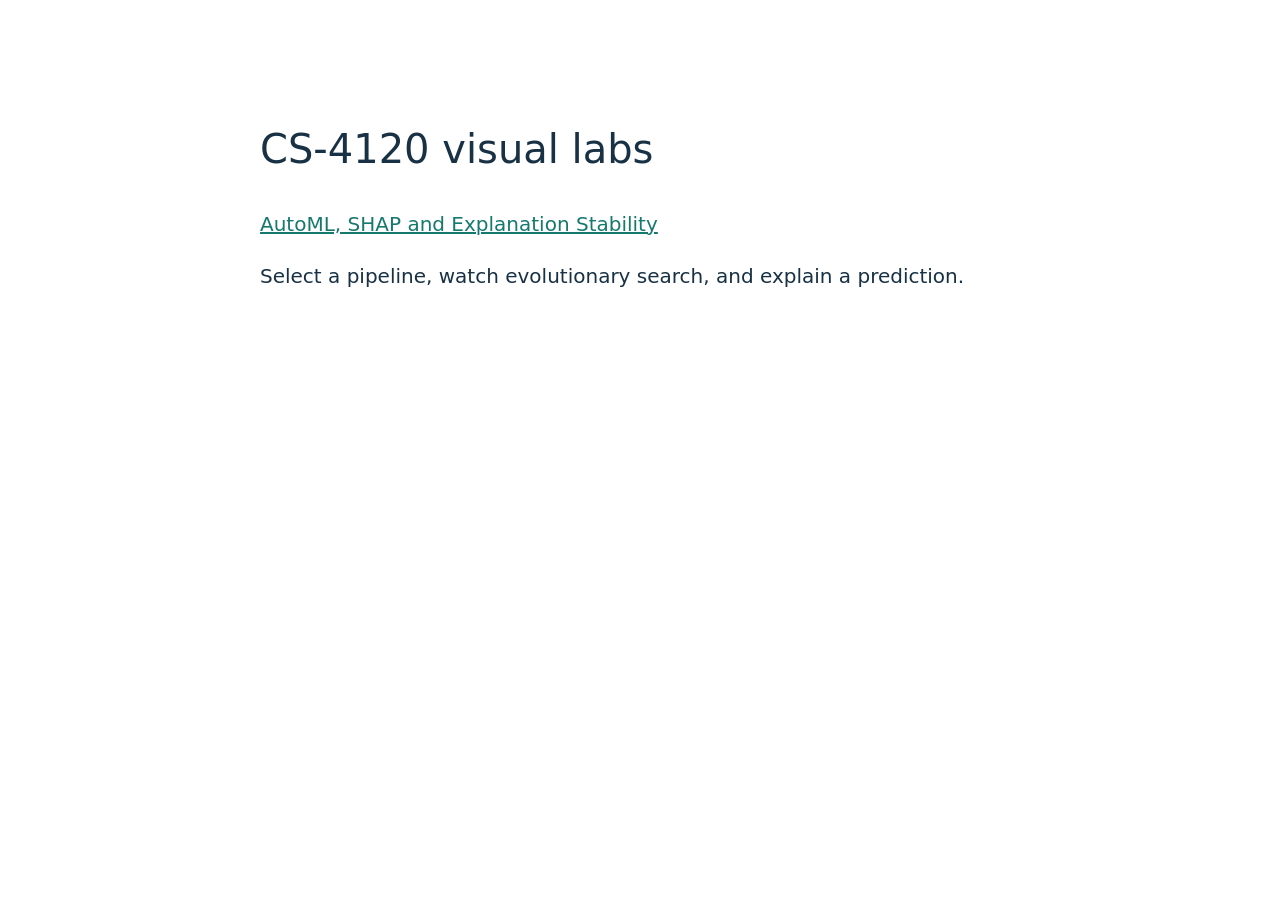
<file: docs/index.html>
<!doctype html><html lang="en"><meta charset="utf-8"><title>CS-4120 visual labs</title><meta name="viewport" content="width=device-width,initial-scale=1"><style>body{font:20px/1.6 system-ui;max-width:760px;margin:70px auto;padding:20px;color:#183144;background:#ffffff}h1{font-weight:400}a{color:#16796d}</style><h1>CS-4120 visual labs</h1><p><a href="../Labs/model-lab/">AutoML, SHAP and Explanation Stability</a></p><p>Select a pipeline, watch evolutionary search, and explain a prediction.</p></html>
</file>
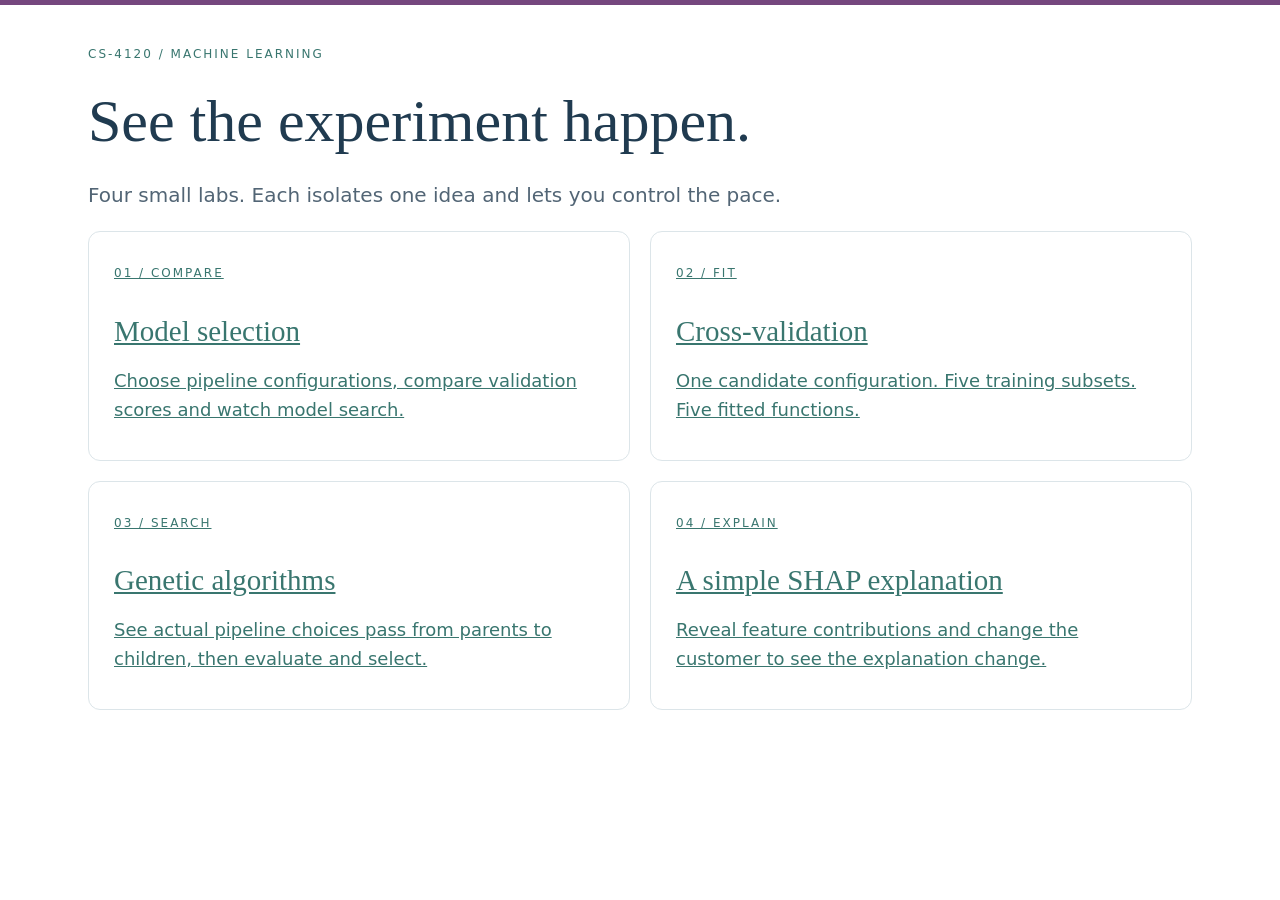
<file: Labs/index.html>
<!doctype html><html lang="en"><head><meta charset="utf-8"><meta name="viewport" content="width=device-width,initial-scale=1"><title>CS-4120 interactive labs</title><link rel="stylesheet" href="lab-theme.css"></head><body><main><div class="eyebrow">CS-4120 / MACHINE LEARNING</div><h1>See the experiment happen.</h1><p class="intro">Four small labs. Each isolates one idea and lets you control the pace.</p><div class="cards"><a class="card" href="model-lab/"><span class="eyebrow">01 / Compare</span><h2>Model selection</h2><p>Choose pipeline configurations, compare validation scores and watch model search.</p></a><a class="card" href="cross-validation/"><span class="eyebrow">02 / Fit</span><h2>Cross-validation</h2><p>One candidate configuration. Five training subsets. Five fitted functions.</p></a><a class="card" href="genetic-algorithm/"><span class="eyebrow">03 / Search</span><h2>Genetic algorithms</h2><p>See actual pipeline choices pass from parents to children, then evaluate and select.</p></a><a class="card" href="shap/"><span class="eyebrow">04 / Explain</span><h2>A simple SHAP explanation</h2><p>Reveal feature contributions and change the customer to see the explanation change.</p></a></div></main></body></html>
</file>
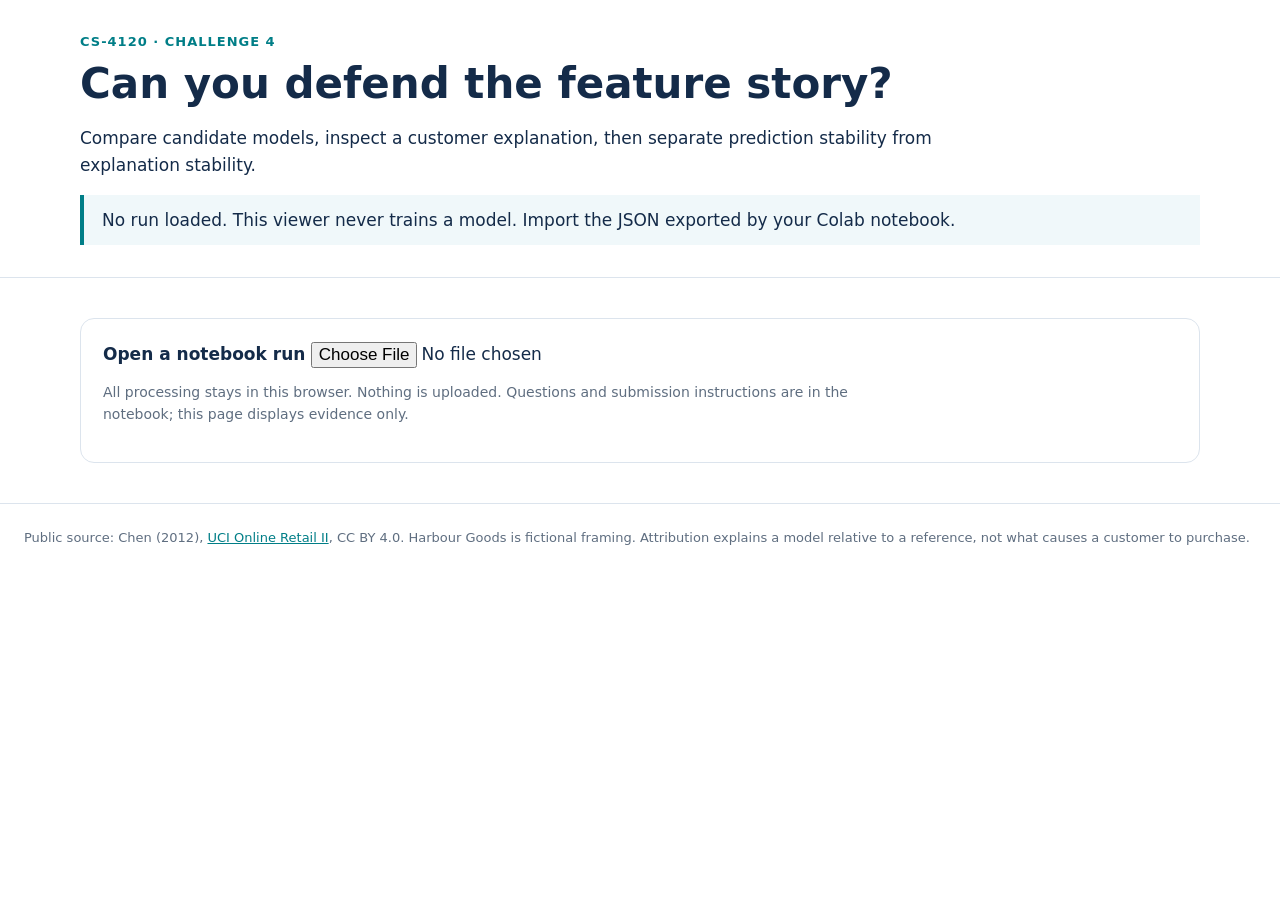
<file: challenges/challenge-04/index.html>
<!doctype html><html lang="en"><head><meta charset="utf-8"><meta name="viewport" content="width=device-width,initial-scale=1"><title>Challenge 4 · Evidence lab</title><style>
:root{--navy:#142b49;--teal:#007e87;--plum:#774668;--muted:#5f6e80;--line:#dce4ed}*{box-sizing:border-box}body{margin:0;background:#fff;color:var(--navy);font:17px/1.55 system-ui,sans-serif}header{padding:32px max(24px,calc((100vw - 1120px)/2));border-bottom:1px solid var(--line)}h1{font-size:clamp(28px,4vw,42px);line-height:1.15;margin:8px 0}h2{font-size:25px}h3{font-size:19px}p{max-width:85ch}main{max-width:1168px;margin:auto;padding:24px}button,select,input{font:inherit}button,select{padding:10px 16px;background:#fff;border:1px solid var(--line);border-radius:8px;color:var(--navy)}button{cursor:pointer}button[aria-selected=true]{background:var(--navy);color:white}button:focus-visible,a:focus-visible,select:focus-visible{outline:3px solid #efb33d;outline-offset:3px}.tabs{display:flex;gap:8px;flex-wrap:wrap;margin:22px 0}.card{border:1px solid var(--line);border-radius:14px;padding:22px;margin:16px 0}.grid{display:grid;grid-template-columns:repeat(auto-fit,minmax(245px,1fr));gap:16px}.stat{font-size:30px;font-weight:750;color:var(--teal)}.small{font-size:14px;color:var(--muted)}.badge{font-size:13px;font-weight:700;text-transform:uppercase;letter-spacing:1px;color:var(--teal)}.notice{border-left:4px solid var(--teal);padding:12px 18px;background:#f0f8fa}table{border-collapse:collapse;width:100%;font-variant-numeric:tabular-nums}th,td{text-align:left;border-bottom:1px solid var(--line);padding:10px 9px;vertical-align:top}th{font-size:13px;text-transform:uppercase;letter-spacing:.5px}.scroll{overflow:auto}.barrow{display:grid;grid-template-columns:140px 1fr 75px;gap:10px;align-items:center;margin:10px 0}.track{background:#f1f4f8;height:22px;border-radius:4px;overflow:hidden}.bar{height:100%;background:var(--teal)}.bar.negative{background:var(--plum)}.legend{display:flex;gap:20px;flex-wrap:wrap}.error{color:#a52727}.hidden{display:none!important}footer{border-top:1px solid var(--line);padding:24px;font-size:13px;color:var(--muted)}a{color:var(--teal)}@media(max-width:550px){main{padding:14px}.card{padding:16px}.barrow{grid-template-columns:100px 1fr 60px;font-size:13px}th,td{padding:8px 5px;font-size:14px}}
</style></head><body><header><div class="badge">CS-4120 · Challenge 4</div><h1>Can you defend the feature story?</h1><p>Compare candidate models, inspect a customer explanation, then separate prediction stability from explanation stability.</p><div id="source" class="notice">No run loaded. This viewer never trains a model. Import the JSON exported by your Colab notebook.</div></header><main><div class="card"><label for="file"><strong>Open a notebook run</strong></label> <input id="file" type="file" accept=".json,application/json"><p class="small">All processing stays in this browser. Nothing is uploaded. Questions and submission instructions are in the notebook; this page displays evidence only.</p><div id="error" role="alert" class="error"></div></div><section id="app" class="hidden"><div class="tabs" role="tablist" aria-label="Evidence panels"><button role="tab" data-tab="search" aria-selected="true">1 · Search</button><button role="tab" data-tab="explain" aria-selected="false">2 · SHAP</button><button role="tab" data-tab="seeds" aria-selected="false">3 · Seeds</button></div><section id="search" role="tabpanel"></section><section id="explain" role="tabpanel" class="hidden"></section><section id="seeds" role="tabpanel" class="hidden"></section><details class="card"><summary>Provenance and interpretation</summary><div id="provenance"></div></details></section></main><footer>Public source: Chen (2012), <a href="https://doi.org/10.24432/C5CG6D">UCI Online Retail II</a>, CC BY 4.0. Harbour Goods is fictional framing. Attribution explains a model relative to a reference, not what causes a customer to purchase.</footer><script id="embedded-run" type="application/json">null</script><script>
'use strict';let run=null;const $=id=>document.getElementById(id),esc=s=>String(s).replace(/[&<>"']/g,c=>({'&':'&amp;','<':'&lt;','>':'&gt;','"':'&quot;',"'":'&#39;'}[c])),num=(v,n=3)=>Number(v).toFixed(n),pct=v=>(100*Number(v)).toFixed(1)+'%';
function table(head,rows){return '<div class="scroll"><table><thead><tr>'+head.map(x=>'<th>'+esc(x)+'</th>').join('')+'</tr></thead><tbody>'+rows.map(r=>'<tr>'+r.map(v=>'<td>'+esc(v)+'</td>').join('')+'</tr>').join('')+'</tbody></table></div>'}
function bars(values){const max=Math.max(...values.map(Math.abs),.001);return values.map((v,i)=>'<div class="barrow"><span>'+esc(run.features[i])+'</span><div class="track"><div class="bar '+(v<0?'negative':'')+'" style="width:'+Math.min(100,100*Math.abs(v)/max)+'%"></div></div><strong>'+(v>=0?'+':'')+num(v*100,2)+'</strong></div>').join('')}
function validate(d){
const bad=()=>{throw Error('Invalid or incomplete Challenge 4 evidence. Export a fresh JSON from the notebook.');},finite=Number.isFinite,integer=v=>Number.isInteger(v)&&v>=0,prob=v=>finite(v)&&v>=0&&v<=1,str=v=>typeof v==='string'&&v.length>0&&v.length<2000;
if(!d||d.schema!=='cs4120.challenge04.v1'||JSON.stringify(d.features)!==JSON.stringify(['recency_days','orders','spend','units','products'])||!integer(d.train_n)||!integer(d.valid_n)||d.train_n<3||d.valid_n<3||!prob(d.validation_prevalence)||!str(d.run_id)||!Array.isArray(d.search)||d.search.length!==6||!Array.isArray(d.cases)||d.cases.length!==3||!Array.isArray(d.seed_runs)||d.seed_runs.length!==5)bad();
for(const row of d.search)if(!row||!str(row.name)||!str(row.configuration)||!prob(row.validation_AP)||!finite(row.fit_seconds)||row.fit_seconds<0)bad();
for(const c of d.cases)if(!c||!str(c.label)||!integer(c.validation_row_position)||c.validation_row_position>=d.valid_n||!Array.isArray(c.values)||c.values.length!==5||!c.values.every(v=>finite(v)&&v>=0))bad();
const p=d.provenance;if(!p||!['real-data','test-fixture'].includes(p.kind)||!str(p.created_utc)||!str(p.archive_sha256)||!str(p.background_sha256)||!str(p.cases_sha256)||!str(p.shap_method)||!str(p.background_note)||!p.versions||Array.isArray(p.versions)||typeof p.versions!=='object'||!Object.values(p.versions).every(str))bad();
if(!d.winner||!str(d.winner.name)||!d.search.some(s=>s.name===d.winner.name))bad();
for(let i=0;i<5;i++)if(d.seed_runs[i].seed!==4120+i)bad();
for(const model of [d.winner,...d.seed_runs]){if(!prob(model.validation_AP)||!prob(model.top20_precision)||!Array.isArray(model.explanations)||model.explanations.length!==3)bad();for(const e of model.explanations){if(!e||!prob(e.probability)||!prob(e.base_value)||!Array.isArray(e.shap)||e.shap.length!==5||!e.shap.every(finite)||!finite(e.additivity_error)||e.additivity_error<0||e.additivity_error>1e-7)bad();if(Math.abs(e.base_value+e.shap.reduce((a,b)=>a+b,0)-e.probability)>1e-7)throw Error('Invalid SHAP evidence or failed additivity.');}}
return d}

function load(d){run=validate(d);$('error').textContent='';$('app').classList.remove('hidden');$('source').textContent=(d.provenance.kind==='real-data'?(d.provenance.role==='reference'?'Recorded real-data reference run':'Actual notebook run'):'TEST FIXTURE — not course data')+' · '+d.provenance.created_utc+' · no test-period outcomes used';renderSearch();$('explain').innerHTML='<h2>Explain one validation customer</h2><p>The same three customers are used throughout this run. They were chosen once using the fixed reference forest, not reselected for each seed.</p><label>Customer example <select id="caseSelect">'+d.cases.map((c,i)=>'<option value="'+i+'">'+esc(c.label)+'</option>').join('')+'</select></label><div id="casePanel"></div>';$('caseSelect').addEventListener('change',()=>renderCase(Number($('caseSelect').value)));renderCase(0);$('seeds').innerHTML='<h2>Same configuration. Five training seeds.</h2><p>Random forest: depth 6, 150 trees, minimum leaf 10. Training/validation rows, features, customer examples and SHAP background stay fixed. Only training randomness changes.</p>'+table(['Seed','Validation AP','Top-20% precision'],d.seed_runs.map(s=>[s.seed,num(s.validation_AP),pct(s.top20_precision)]))+'<label>Compare the same customer <select id="seedCase">'+d.cases.map((c,i)=>'<option value="'+i+'">'+esc(c.label)+'</option>').join('')+'</select></label><div id="seedPanel"></div>';$('seedCase').addEventListener('change',()=>renderSeeds(Number($('seedCase').value)));renderSeeds(0);$('provenance').innerHTML='<p><strong>Run ID:</strong> '+esc(d.run_id)+'</p><p>Archive SHA-256: <code>'+esc(d.provenance.archive_sha256)+'</code></p><p>'+esc(d.provenance.shap_method)+'</p><p>'+esc(d.provenance.background_note)+'</p><p>Training: 2011-06-01; validation: 2011-08-01. Each uses 90 prior days and a 60-day future outcome. Later test outcomes are not evaluated. Customers may recur between time periods.</p><p>Versions: '+esc(JSON.stringify(d.provenance.versions))+'</p><p>Background hash: '+esc(d.provenance.background_sha256)+'. Cases hash: '+esc(d.provenance.cases_sha256)+'.</p><p>Positive purchases exclude returns, cancellations, missing customer IDs and exact duplicates. This historic UK dataset does not establish present-day or PEI performance. No prediction proves that outreach changes behaviour.</p>';}
function renderSearch(){const d=run;$('search').innerHTML='<h2>Six candidates, one validation rule</h2><div class="grid"><div class="card"><div class="small">Selected by highest validation AP</div><div class="stat">'+esc(d.winner.name)+'</div></div><div class="card"><div class="small">Validation AP / baseline AP</div><div class="stat">'+num(d.winner.validation_AP)+' / '+num(d.validation_prevalence)+'</div></div><div class="card"><div class="small">Training / validation customers</div><div class="stat">'+esc(d.train_n)+' / '+esc(d.valid_n)+'</div></div></div><p>AP is average precision, a ranking summary across thresholds; it is not accuracy. A constant-score baseline has AP equal to prevalence. Tiny differences do not prove a winner generalizes better.</p>'+table(['Candidate','Configuration','Validation AP','Fit seconds'],d.search.map(s=>[s.name,s.configuration,num(s.validation_AP),num(s.fit_seconds,2)]))+'<p class="notice">Selection uses validation only. The selected model stays fitted on training only. The seed comparison uses a fixed forest configuration, not the best-looking seed or a fresh search.</p>';}
function renderCase(i){const e=run.winner.explanations[i],c=run.cases[i];$('casePanel').innerHTML='<div class="card"><h3>'+esc(run.winner.name)+' · '+esc(c.label)+'</h3>'+table(['Feature','Observed value'],run.features.map((f,j)=>[f,num(c.values[j],2)]))+'<p><strong>Reference average '+pct(e.base_value)+' + SHAP contributions = prediction '+pct(e.probability)+'.</strong></p><div class="legend small"><span>Teal: raises predicted non-purchase probability</span><span>Plum: lowers it</span></div>'+bars(e.shap)+'<p class="small">Values are probability percentage points. Bar lengths show magnitude; colour and signed number show direction. Exact additivity error: '+e.additivity_error.toExponential(1)+'.</p><p>These are exact Shapley values for this finite-background, marginal-replacement game. They are not causes, confidence intervals, calibrated risks, or a unique explanation independent of the chosen reference.</p></div>';}
function renderSeeds(i){const vals=run.seed_runs.map(s=>s.explanations[i]),aps=run.seed_runs.map(s=>s.validation_AP);$('seedPanel').innerHTML='<div class="card"><h3>'+esc(run.cases[i].label)+' · feature contributions across seeds</h3><p>Validation AP range: <strong>'+num(Math.min(...aps))+'–'+num(Math.max(...aps))+'</strong>. Customer prediction range: <strong>'+pct(Math.min(...vals.map(x=>x.probability)))+'–'+pct(Math.max(...vals.map(x=>x.probability)))+'</strong>.</p>'+table(['Feature',...run.seed_runs.map(s=>'Seed '+s.seed),'Min / max (pp)'],run.features.map((f,j)=>{const x=vals.map(e=>100*e.shap[j]);return [f,...x.map(v=>(v>=0?'+':'')+num(v,2)),num(Math.min(...x),2)+' / '+num(Math.max(...x),2)]}))+'<p>Each cell is a signed SHAP contribution in probability percentage points. Compare magnitudes and signs, not just which feature ranks first.</p>'+table(['Seed','Top feature by |SHAP|','Prediction','Reference'],run.seed_runs.map(s=>{const e=s.explanations[i],k=e.shap.map(Math.abs).indexOf(Math.max(...e.shap.map(Math.abs)));return [s.seed,run.features[k],pct(e.probability),pct(e.base_value)]}))+'<p class="notice">Five seeds describe variability here, not a confidence interval or proof of robustness. Stable explanations are a valid result. Different seeds can change the reference prediction as well as contributions even though the reference rows are fixed.</p></div>';}
document.querySelectorAll('[data-tab]').forEach(b=>b.addEventListener('click',()=>{for(const t of ['search','explain','seeds'])$(t).classList.toggle('hidden',t!==b.dataset.tab);document.querySelectorAll('[data-tab]').forEach(x=>x.setAttribute('aria-selected',String(x===b)));}));$('file').addEventListener('change',async e=>{try{const f=e.target.files[0];if(!f)return;if(f.size>5000000)throw Error('File too large. Select the small notebook run JSON.');load(JSON.parse(await f.text()));}catch(err){$('error').textContent=err.message;}});try{const initial=JSON.parse($('embedded-run').textContent);if(initial)load(initial);}catch(err){$('error').textContent=err.message;}
</script></body></html>
</file>
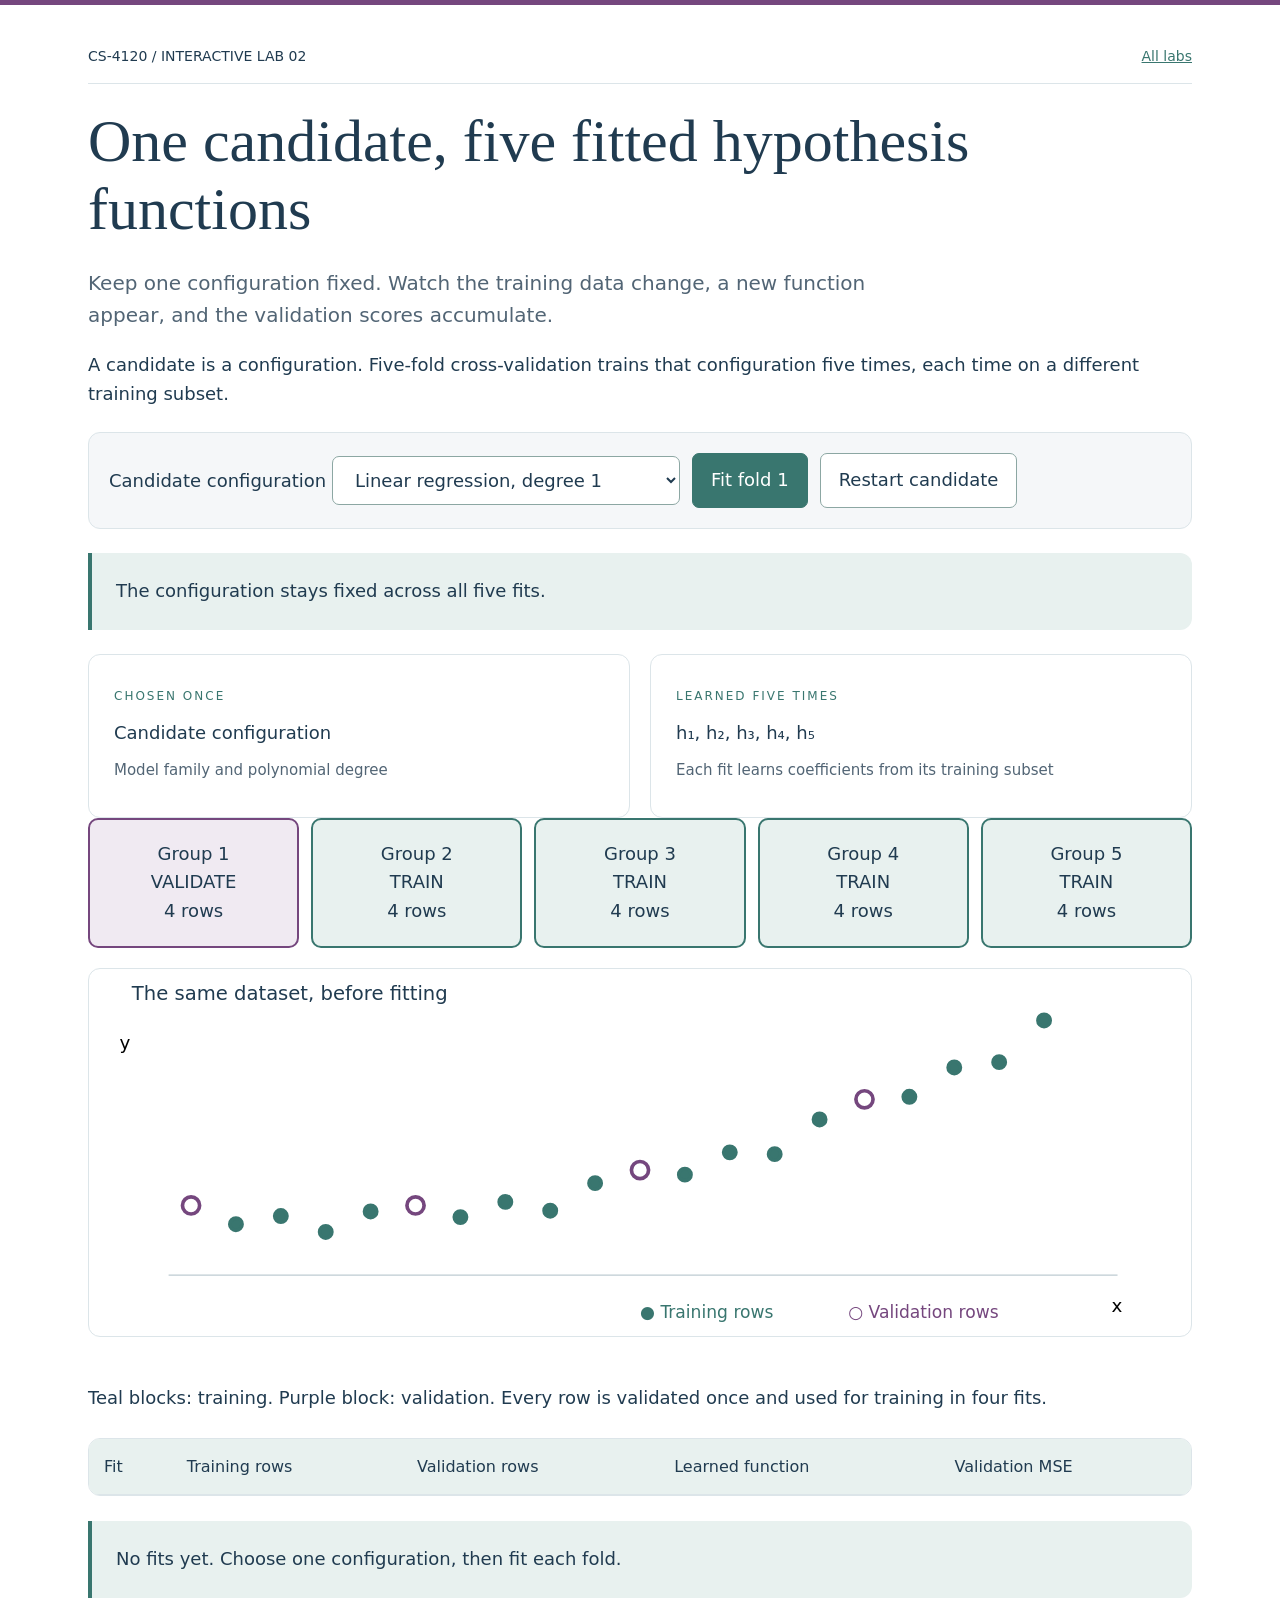
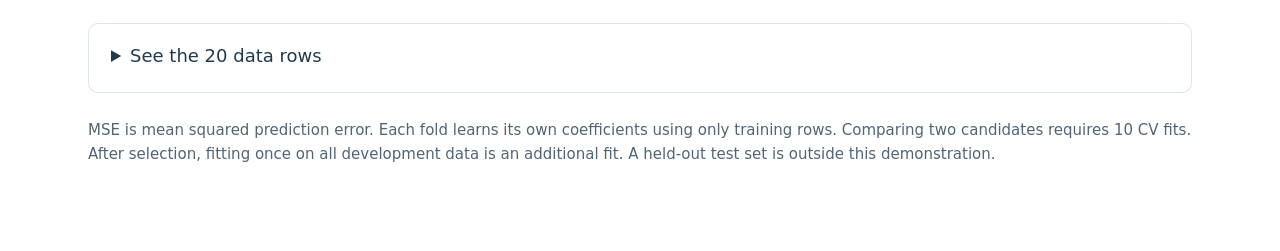
<file: Labs/cross-validation/index.html>
<!doctype html><html lang="en"><head><meta charset="utf-8"><meta name="viewport" content="width=device-width, initial-scale=1"><title>One candidate, five fitted hypothesis functions | CS-4120</title><link rel="stylesheet" href="../lab-theme.css"></head><body><a class="skip" href="#content">Skip to content</a><main id="content"><div class="topnav"><span>CS-4120 / INTERACTIVE LAB 02</span><a href="../index.html">All labs</a></div><h1>One candidate, five fitted hypothesis functions</h1><p class="intro">Keep one configuration fixed. Watch the training data change, a new function appear, and the validation scores accumulate.</p><p>A candidate is a configuration. Five-fold cross-validation trains that configuration five times, each time on a different training subset.</p><div class="controls"><label>Candidate configuration <select id="candidate"><option value="1">Linear regression, degree 1</option><option value="2">Polynomial regression, degree 2</option></select></label><button id="step">Fit fold 1</button><button id="reset">Restart candidate</button></div><div id="status" class="panel" aria-live="polite"></div><div class="cards"><div class="card"><span class="eyebrow">Chosen once</span><p>Candidate configuration</p><p class="small">Model family and polynomial degree</p></div><div class="card"><span class="eyebrow">Learned five times</span><p>h₁, h₂, h₃, h₄, h₅</p><p class="small">Each fit learns coefficients from its training subset</p></div></div><div id="folds" class="folds"></div><svg id="fitplot" class="chart" viewBox="0 0 900 300" role="img" aria-label="Training points, validation points and fitted regression curve"></svg><p>Teal blocks: training. Purple block: validation. Every row is validated once and used for training in four fits.</p><div class="tablewrap"><table><thead><tr><th>Fit</th><th>Training rows</th><th>Validation rows</th><th>Learned function</th><th>Validation MSE</th></tr></thead><tbody id="results"></tbody></table></div><div id="summary" class="panel" aria-live="polite"></div><details><summary>See the 20 data rows</summary><p>Fixed synthetic data. Target y = 2 + x + 0.2x² plus a fixed small disturbance. Fold groups are interleaved across x.</p><div id="data"></div></details><p class="small">MSE is mean squared prediction error. Each fold learns its own coefficients using only training rows. Comparing two candidates requires 10 CV fits. After selection, fitting once on all development data is an additional fit. A held-out test set is outside this demonstration.</p><script>const $=id=>document.getElementById(id),data=Array.from({length:20},(_,i)=>{let x=(i-10)/3;return {x,y:2+x+.2*x*x+[.3,-.2,.1,-.4,.2][i%5],fold:i%5}});let k=0,errors=[];
function solve(A,b){A=A.map((r,i)=>[...r,b[i]]);for(let c=0;c<b.length;c++){let pivot=c;for(let j=c+1;j<b.length;j++)if(Math.abs(A[j][c])>Math.abs(A[pivot][c]))pivot=j;[A[c],A[pivot]]=[A[pivot],A[c]];let v=A[c][c];for(let j=c;j<=b.length;j++)A[c][j]/=v;for(let r=0;r<b.length;r++)if(r!==c){let v=A[r][c];for(let j=c;j<=b.length;j++)A[r][j]-=v*A[c][j]}}return A.map(r=>r[b.length])}
function show(f){$('folds').innerHTML=Array.from({length:5},(_,j)=>`<div class="fold ${j===f?'validation':''}">Group ${j+1}<br>${j===f?'VALIDATE':'TRAIN'}<br>4 rows</div>`).join('')}
function reset(){k=0;errors=[];$('results').innerHTML='';$('summary').textContent='No fits yet. Choose one configuration, then fit each fold.';$('status').textContent='The configuration stays fixed across all five fits.';$('step').disabled=false;$('step').textContent='Fit fold 1';show(0);drawFit(null,0)}
function drawFit(coef,fold){const sx=x=>65+(x+3.5)*110,sy=y=>250-(y+1)*26;let svg='<text x="35" y="25" fill="#203b50" font-size="16">'+(coef?'Fitted function and the held-out rows':'The same dataset, before fitting')+'</text><line x1="65" y1="250" x2="840" y2="250" stroke="#becbd2"/><text x="835" y="280" font-size="15">x</text><text x="25" y="65" font-size="15">y</text>';data.forEach(r=>{let val=r.fold===fold;svg+=`<circle cx="${sx(r.x)}" cy="${sy(r.y)}" r="${val?7:5}" fill="${val?'white':'#39766f'}" stroke="${val?'#75477e':'#39766f'}" stroke-width="3"/>`});if(coef){let pts=Array.from({length:100},(_,i)=>{let x=-3.34+i*6.34/99,y=coef.reduce((s,c,j)=>s+c*x**j,0);return sx(x)+','+sy(y)}).join(' ');svg+=`<polyline points="${pts}" fill="none" stroke="#163f70" stroke-width="3"/>`}svg+='<text x="450" y="285" font-size="14" fill="#39766f">● Training rows</text><text x="620" y="285" font-size="14" fill="#75477e">○ Validation rows</text>';$('fitplot').innerHTML=svg}
$('step').onclick=()=>{let degree=+$('candidate').value,train=data.filter(r=>r.fold!==k),valid=data.filter(r=>r.fold===k),A=Array.from({length:degree+1},(_,a)=>Array.from({length:degree+1},(_,b)=>train.reduce((s,r)=>s+r.x**(a+b),0))),b=Array.from({length:degree+1},(_,a)=>train.reduce((s,r)=>s+r.y*r.x**a,0)),coef=solve(A,b),predict=x=>coef.reduce((s,c,j)=>s+c*x**j,0),mse=valid.reduce((s,r)=>s+(r.y-predict(r.x))**2,0)/valid.length;show(k);errors.push(mse);drawFit(coef,k);$('results').innerHTML+=`<tr><td>h${k+1}</td><td>16</td><td>4</td><td>${coef.map((c,j)=>c.toFixed(3)+(j?'x'+(j>1?'²':''):'')).join(' + ')}</td><td>${mse.toFixed(4)}</td></tr>`;k++;$('status').textContent=`Fit ${k}: a new hypothesis function learned from 16 rows. Scored on the other 4 rows.`;$('summary').textContent=k===5?`Five fits completed for ONE candidate. Mean validation MSE = (${errors.map(v=>v.toFixed(4)).join(' + ')}) / 5 = ${(errors.reduce((a,b)=>a+b)/5).toFixed(4)}. This mean compares configurations; do not select one fold's fitted function as the winner.`:`${k} of 5 fits complete. The configuration has not changed.`;$('step').disabled=k===5;$('step').textContent=k===5?'Five fits completed':`Fit fold ${k+1}`};$('reset').onclick=reset;$('candidate').onchange=reset;$('data').innerHTML=data.map((r,i)=>`Row ${i+1}: x=${r.x.toFixed(2)}, y=${r.y.toFixed(2)}, group ${r.fold+1}`).join('<br>');reset();</script></main></body></html>
</file>
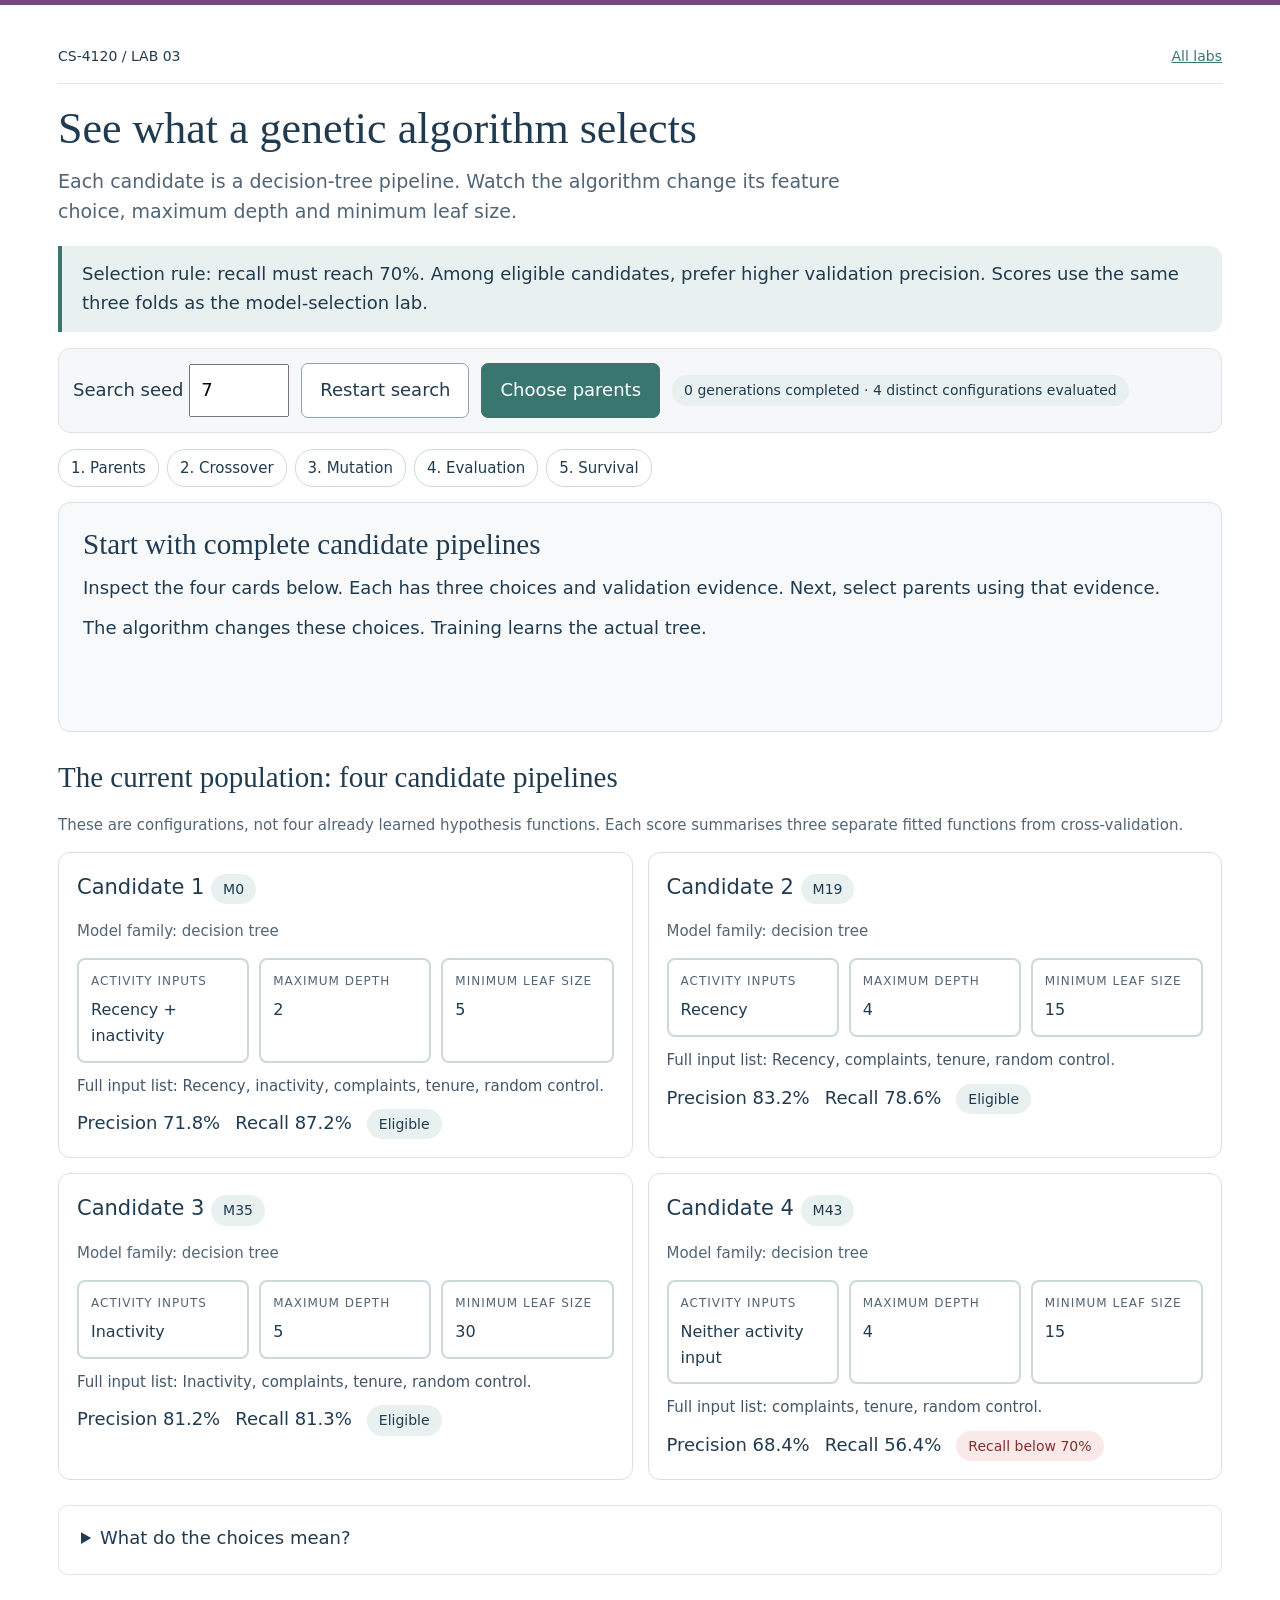
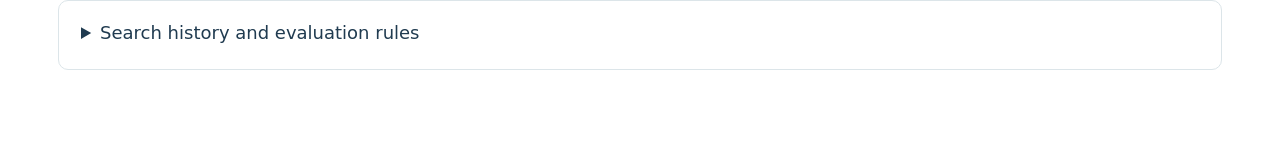
<file: Labs/genetic-algorithm/index.html>
<!doctype html><html lang="en"><head><meta charset="utf-8"><meta name="viewport" content="width=device-width,initial-scale=1"><title>See what a genetic algorithm selects | CS-4120</title><link rel="stylesheet" href="../lab-theme.css"><link rel="stylesheet" href="../concept-labs.css"></head><body><a class="skip" href="#content">Skip to lab</a><main id="content"><div class="topnav"><span>CS-4120 / LAB 03</span><a href="../index.html">All labs</a></div><h1>See what a genetic algorithm selects</h1><p class="intro">Each candidate is a decision-tree pipeline. Watch the algorithm change its feature choice, maximum depth and minimum leaf size.</p>
<div class="panel compact">Selection rule: recall must reach 70%. Among eligible candidates, prefer higher validation precision. Scores use the same three folds as the model-selection lab.</div>
<div class="controls"><label>Search seed <input id="seed" type="number" value="7" min="0" max="99999" style="font:inherit;width:100px;padding:10px"></label><button id="reset">Restart search</button><button id="next">Choose parents</button><span id="generation" class="badge"></span></div>
<div id="track" class="track" aria-label="Genetic algorithm stages"></div>
<section id="operation" class="operation" aria-live="polite"></section>
<h2>The current population: four candidate pipelines</h2><p class="small">These are configurations, not four already learned hypothesis functions. Each score summarises three separate fitted functions from cross-validation.</p><div id="population" class="candidates"></div>
<details><summary>What do the choices mean?</summary><p>All candidates use decision trees. The search chooses the activity inputs, maximum depth and minimum number of training examples in a leaf. Splits, thresholds and leaf predictions are learned during fitting.</p><p>Every candidate also includes complaints, tenure and an artificial random control. Recency represents time since last use; inactivity is an exact duplicate in this controlled synthetic dataset. Tenure means how long the person has been a customer. The values are standardised simulated inputs, not actual days, counts or months.</p><p>Four activity-input options × four depths × three leaf sizes = 48 possible configurations. This small space could be evaluated exhaustively. Evolutionary search is shown to explain the mechanism, not to claim it is the best algorithm for this problem.</p></details>
<details><summary>Search history and evaluation rules</summary><div id="history"></div><p>Two-candidate tournaments choose each parent. Eligibility comes first; eligible ties are ranked by precision. If both are ineligible, higher recall wins. Exact ties use candidate ID. Crossover takes the feature choice from parent A and the two tree settings from parent B. Mutation changes exactly one choice. Survival retains the best four distinct configurations from the population and child.</p><p>Scores were computed in advance. The browser reveals them at the evaluation step; it does not train Python models. Revisiting a configuration reuses its score. The search seed changes proposals only.</p></details><script src="../model-lab/data.js"></script><script src="app.js"></script></main></body></html>
</file>
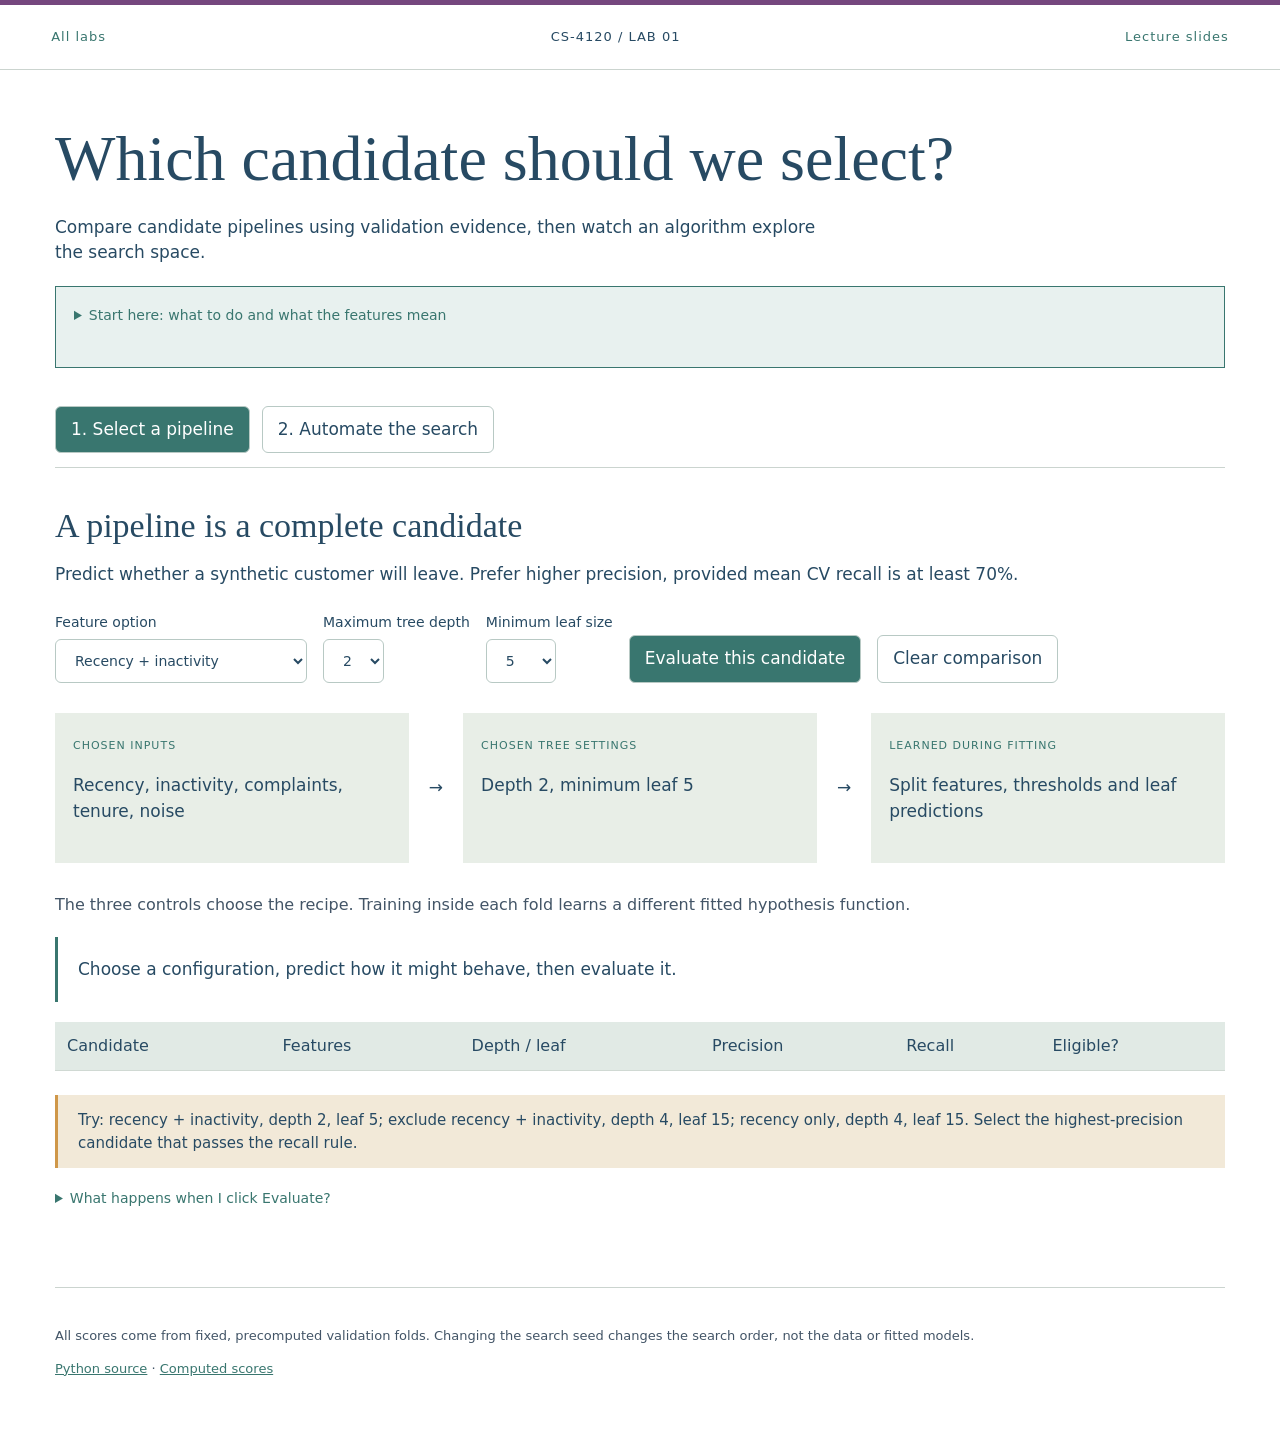
<file: Labs/model-lab/index.html>
<!doctype html><html lang="en"><head><meta charset="utf-8"><meta name="viewport" content="width=device-width, initial-scale=1"><title>Model selection | CS-4120</title><link rel="stylesheet" href="style.css"></head><body><a class="skip-link" href="#main-content">Skip to lab content</a><header><a href="../index.html">All labs</a><span>CS-4120 / LAB 01</span><a href="../../lectures/week-07/AutoML_SHAP_and_Explanation_Stability.pdf">Lecture slides</a></header><main id="main-content" tabindex="-1"><h1>Which candidate should we select?</h1><p class="intro">Compare candidate pipelines using validation evidence, then watch an algorithm explore the search space.</p><details class="getting-started"><summary>Start here: what to do and what the features mean</summary><p>No coding or installation is needed once this page is open. Start with step 1, compare three candidates, and then move to step 2. Use Tab to reach controls and Enter or Space to activate buttons. The search waits for you to press Play.</p><p>This is a synthetic teaching dataset. Recency represents time since last use. Inactivity duplicates recency here. Complaints represents customer complaints. Tenure means how long someone has been a customer. Noise is an artificial random control. All five values are simulated standardised values, not days, counts or months.</p><p>Precision: among customers predicted to leave, how many actually leave? Recall: among customers who leave, how many did the model identify? A candidate must reach 70% recall before we compare precision.</p></details><nav aria-label="Lecture stages"><button data-tab="select" class="active">1. Select a pipeline</button><button data-tab="search">2. Automate the search</button></nav>
<section id="select"><h2>A pipeline is a complete candidate</h2><p>Predict whether a synthetic customer will leave. Prefer higher precision, provided mean CV recall is at least 70%.</p><div class="controls"><label>Feature option<select id="features"><option>Recency + inactivity</option><option>Recency only</option><option>Inactivity only</option><option>Exclude recency + inactivity</option></select></label><label>Maximum tree depth<select id="depth"><option>2</option><option>3</option><option>4</option><option>5</option></select></label><label>Minimum leaf size<select id="leaf"><option>5</option><option>15</option><option>30</option></select></label><button id="evaluate" class="primary">Evaluate this candidate</button><button id="manualreset">Clear comparison</button></div><div class="pipeline"><div><small>CHOSEN INPUTS</small><p id="inputnames"></p></div><span>→</span><div><small>CHOSEN TREE SETTINGS</small><p id="settings"></p></div><span>→</span><div><small>LEARNED DURING FITTING</small><p>Split features, thresholds and leaf predictions</p></div></div><p class="small">The three controls choose the recipe. Training inside each fold learns a different fitted hypothesis function.</p><div id="manualresult" class="notice" aria-live="polite">Choose a configuration, predict how it might behave, then evaluate it.</div><div class="tablewrap"><table><thead><tr><th>Candidate</th><th>Features</th><th>Depth / leaf</th><th>Precision</th><th>Recall</th><th>Eligible?</th></tr></thead><tbody id="manualtable"></tbody></table></div><div class="prompt">Try: recency + inactivity, depth 2, leaf 5; exclude recency + inactivity, depth 4, leaf 15; recency only, depth 4, leaf 15. Select the highest-precision candidate that passes the recall rule.</div><details><summary>What happens when I click Evaluate?</summary><p>Each score is precomputed from three common stratified CV folds on 900 development cases. The browser reveals the result, so this lab needs no Python installation. Every candidate follows the same evaluation rules. Precision and recall are means of the three fold scores. The prediction threshold is 0.5.</p></details></section>
<section id="search" hidden><h2>The algorithm chooses which candidate to try next</h2><p>Four feature options × four depths × three leaf sizes = 48 possible pipelines. We show a population of four candidates.</p><div class="controls"><label>Search strategy<select id="strategy"><option value="evolution">Evolutionary search</option><option value="random">Random search baseline</option></select></label><label>Search seed<input id="seed" type="number" min="0" max="9999" value="7"></label><button id="reset">Reset search</button><button id="step">Next generation</button><button id="play" class="primary">Play</button></div><div class="searchlayout"><div><div id="space"></div><p class="small">Rows: feature options. Columns: depths 2, 3, 4, 5, each with leaf sizes 5, 15, 30. Each square is a pipeline, not a data point.</p><p class="legend">Faded: unseen · outlined: evaluated · teal: current population · ★: best eligible candidate found</p></div><aside id="searchstatus" aria-live="polite"></aside></div><div id="generation" class="notice"></div><div class="tablewrap"><table><thead><tr><th>Proposal</th><th>Parents</th><th>Recombination and mutation</th><th>Precision / recall</th></tr></thead><tbody id="offspring"></tbody></table></div><svg id="trace" viewBox="0 0 1000 220" role="img" aria-label="Best eligible precision by proposal count"></svg><p class="small">The best observed score is selected using CV. It is not an unbiased estimate of future performance.</p><div class="prompt">Pause after one generation. Point to the parents, the new recipes and the evidence used to select survivors.</div><details><summary>The search rules, in plain language</summary><p>Start with four distinct random candidates. For each child, choose two parents using two-candidate tournaments. Prefer an eligible candidate over an ineligible one. Among eligible candidates prefer higher precision. If neither is eligible, prefer higher recall.</p><p>Take the first one or two configuration choices from parent A and the remaining choices from parent B. With probability 0.7, mutate one choice to another allowed value. Evaluate four children. Keep the best four distinct candidates from parents and children. This is a small teaching genetic algorithm, not TPOT.</p><p>Random search starts with the same four candidates, then samples four candidates with replacement per round. It also retains the best four distinct candidates seen. Both have a budget of 36 proposals, including the initial four. Revisited candidates reuse their saved score. Compare unique evaluations as well as proposals.</p><p>All scores are precomputed and fixed. Changing the search seed changes the search, not the dataset, CV folds or tree fitting seed. This tiny space could be evaluated exhaustively. The animation illustrates a mechanism, not evidence that evolutionary search is faster or better.</p></details></section>


<footer><p>All scores come from fixed, precomputed validation folds. Changing the search seed changes the search order, not the data or fitted models.</p><p><a href="build_data.py">Python source</a> · <a href="data.js">Computed scores</a></p></footer></main><script src="data.js"></script><script src="app.js"></script></body></html>
</file>
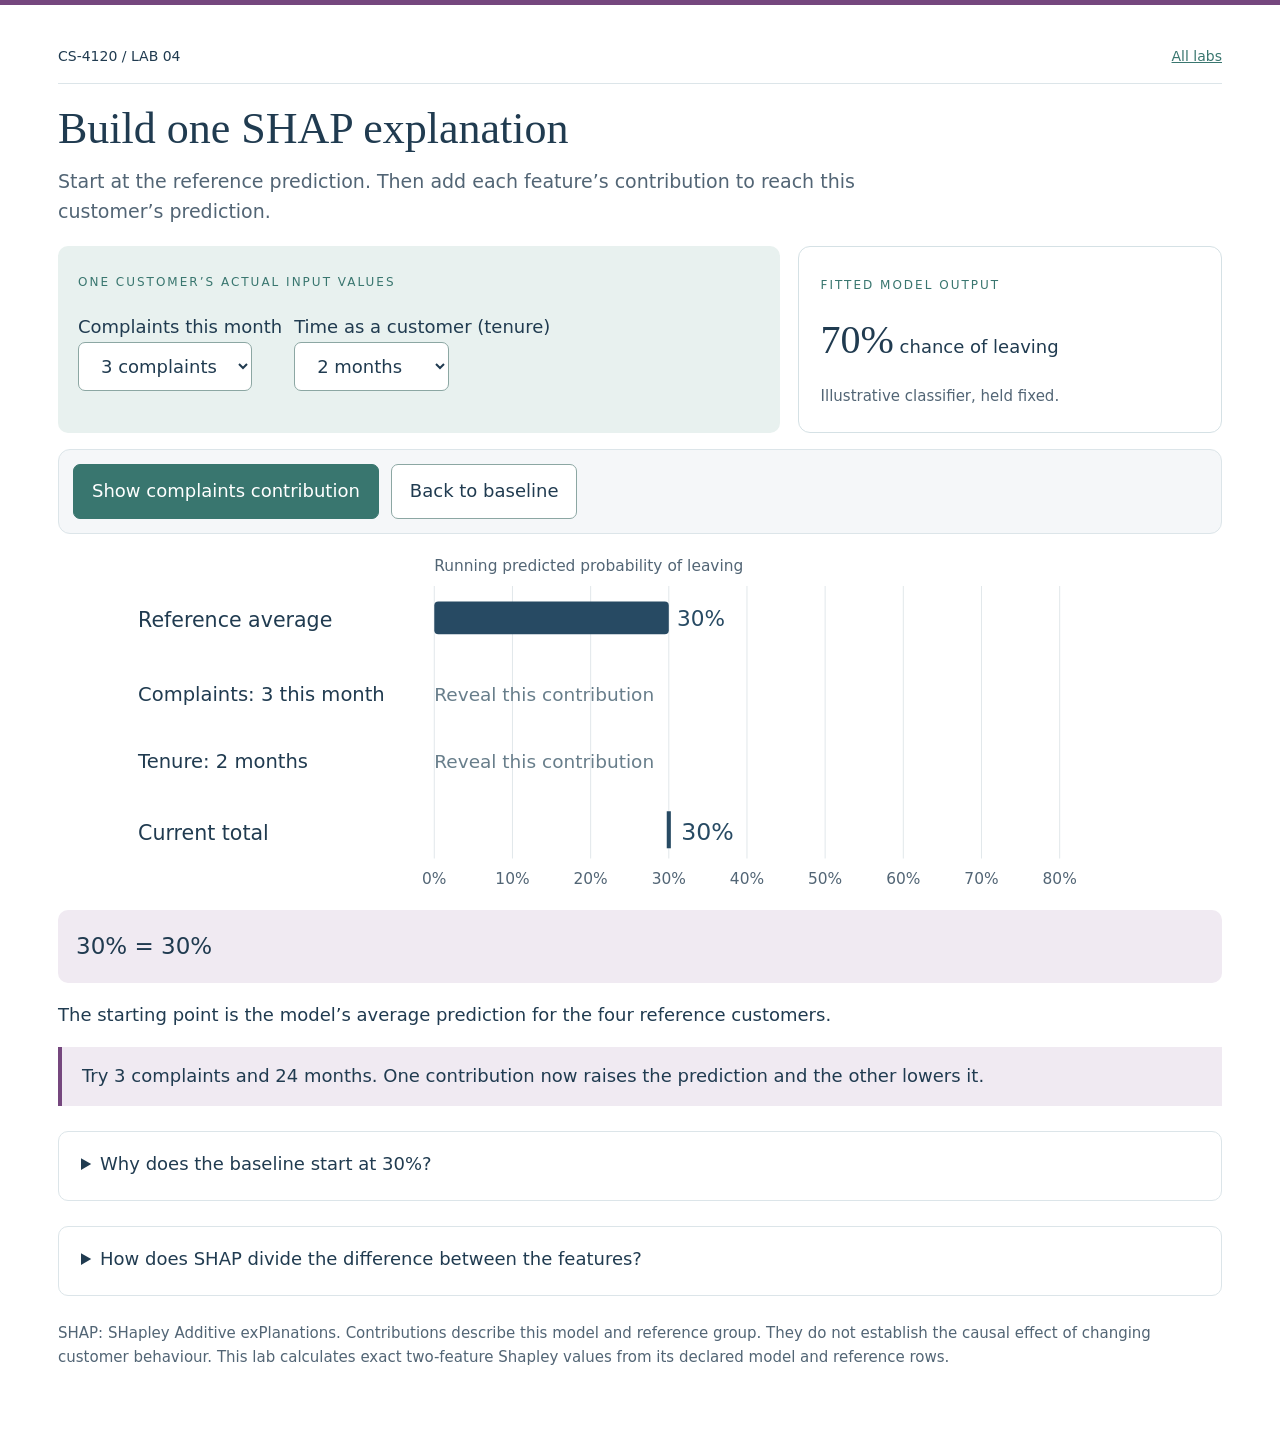
<file: Labs/shap/index.html>
<!doctype html><html lang="en"><head><meta charset="utf-8"><meta name="viewport" content="width=device-width,initial-scale=1"><title>Build one SHAP explanation | CS-4120</title><link rel="stylesheet" href="../lab-theme.css"><link rel="stylesheet" href="../concept-labs.css"></head><body><a class="skip" href="#content">Skip to lab</a><main id="content"><div class="topnav"><span>CS-4120 / LAB 04</span><a href="../index.html">All labs</a></div><h1>Build one SHAP explanation</h1><p class="intro">Start at the reference prediction. Then add each feature’s contribution to reach this customer’s prediction.</p>
<div class="shap-head"><div class="person"><span class="eyebrow">One customer’s actual input values</span><p><label>Complaints this month<br><select id="complaints"><option value="1">3 complaints</option><option value="0">0 complaints</option></select></label><label>Time as a customer (tenure)<br><select id="tenure"><option value="1">2 months</option><option value="0">24 months</option></select></label></p></div><div class="focusbox" style="margin:0"><span class="eyebrow">Fitted model output</span><p><span id="prediction" class="big-number"></span> chance of leaving</p><span class="small">Illustrative classifier, held fixed.</span></div></div>
<div class="controls"><button id="next" class="primary">Show complaints contribution</button><button id="reset">Back to baseline</button></div>
<div class="chart-wrap"><svg id="waterfall" viewBox="0 0 1000 350" role="img" aria-label="SHAP contributions from baseline to customer prediction"></svg></div>
<div id="readout" class="readout numbers" aria-live="polite"></div><p id="meaning"></p>
<div class="question">Try 3 complaints and 24 months. One contribution now raises the prediction and the other lowers it.</div>
<details><summary>Why does the baseline start at 30%?</summary><p>We use four equally weighted reference customers. The fixed classifier predicts 10%, 30%, 10% and 70% for them. Their average prediction is 30%.</p><div class="tablewrap"><table><thead><tr><th>Reference customer</th><th>Complaints</th><th>Tenure</th><th>Model prediction</th></tr></thead><tbody><tr><td>1</td><td>0</td><td>24 months</td><td>10%</td></tr><tr><td>2</td><td>3</td><td>24 months</td><td>30%</td></tr><tr><td>3</td><td>0</td><td>2 months</td><td>10%</td></tr><tr><td>4</td><td>3</td><td>2 months</td><td>70%</td></tr></tbody></table></div><p>The baseline is an average prediction, not the proportion of customers who actually left. These fictional rows and model outputs are chosen for teaching.</p></details>
<details id="calculation"><summary>How does SHAP divide the difference between the features?</summary><p>A feature can add a different amount depending on which other feature is already supplied. For two features, SHAP averages over two possible orders.</p><label>Reveal order <select id="order"><option value="0">Complaints first, then tenure</option><option value="1">Tenure first, then complaints</option></select></label><div id="order-flow" class="focusbox"></div><div id="averages" class="panel"></div><p>“Complaints supplied” means keep this customer’s complaints value and fill tenure from each reference row, then average the predictions. Supplying tenure works the same way. The fitted classifier stays fixed throughout.</p><div id="coalitions" class="tablewrap"></div></details>
<p class="small">SHAP: SHapley Additive exPlanations. Contributions describe this model and reference group. They do not establish the causal effect of changing customer behaviour. This lab calculates exact two-feature Shapley values from its declared model and reference rows.</p><script src="app.js"></script></main></body></html>
</file>
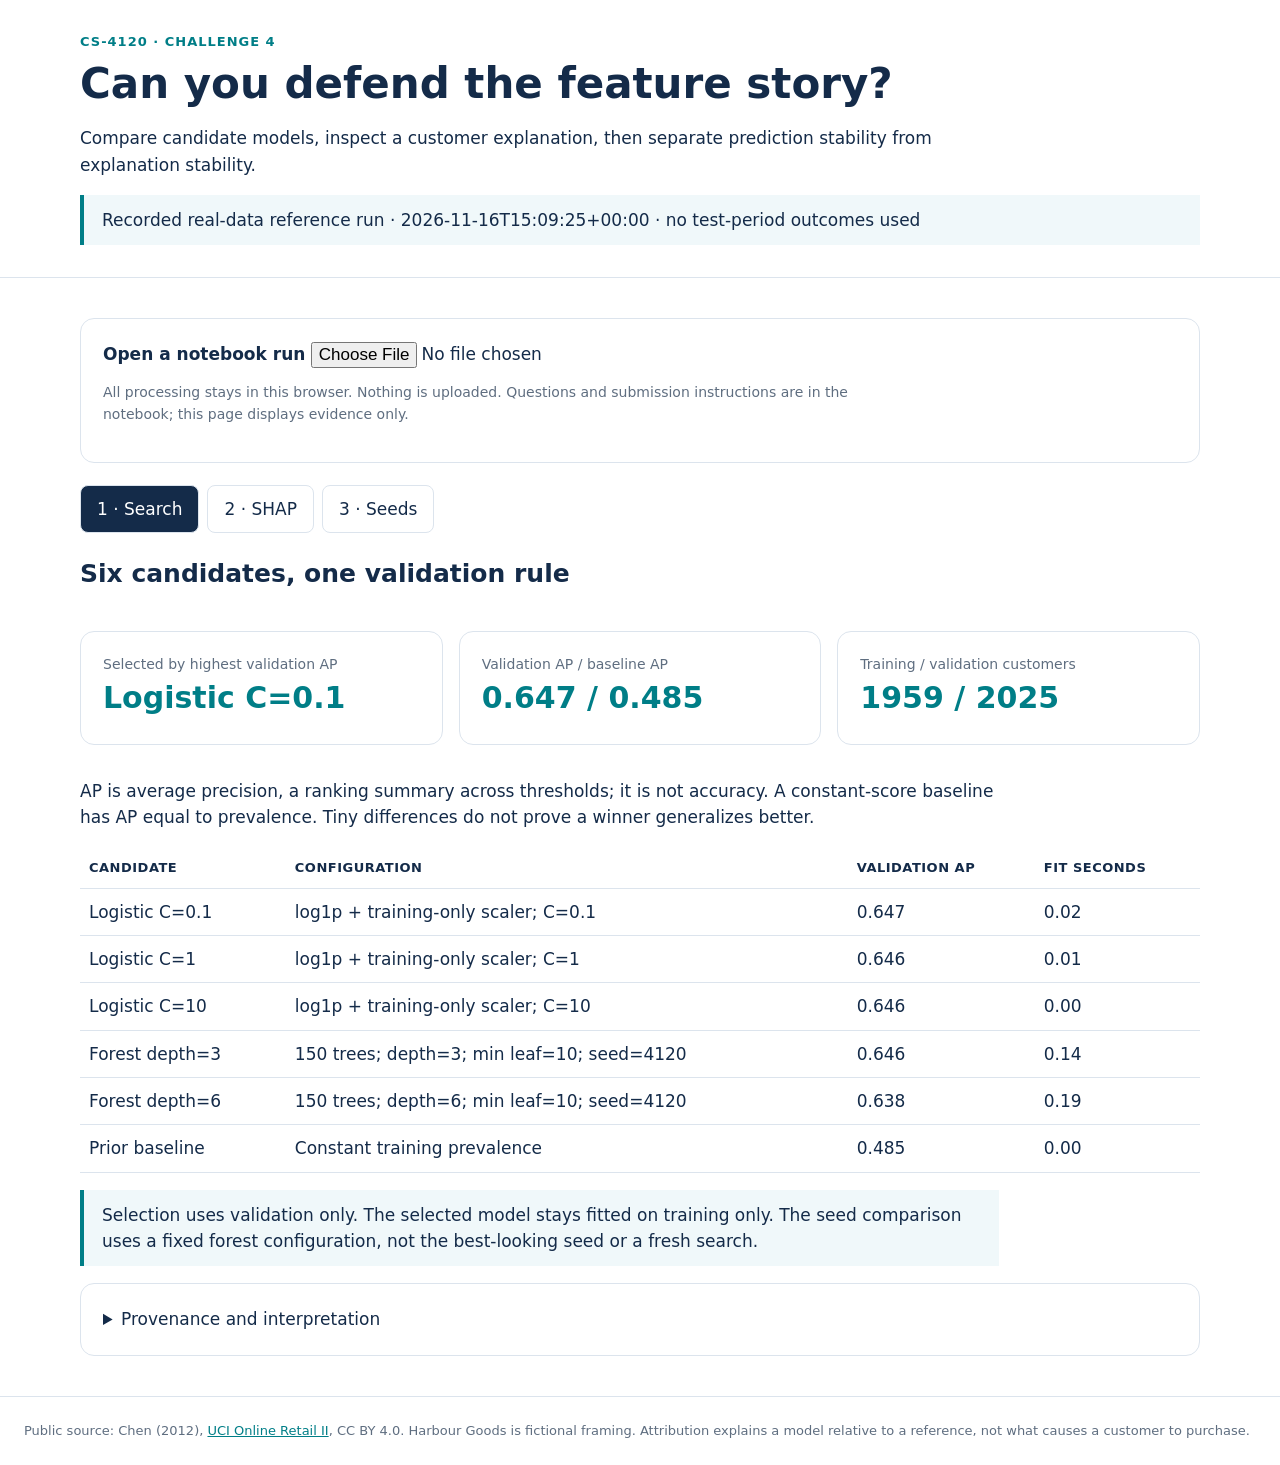
<file: challenges/challenge-04/reference-evidence.html>
<!doctype html><html lang="en"><head><meta charset="utf-8"><meta name="viewport" content="width=device-width,initial-scale=1"><title>Challenge 4 · Evidence lab</title><style>
:root{--navy:#142b49;--teal:#007e87;--plum:#774668;--muted:#5f6e80;--line:#dce4ed}*{box-sizing:border-box}body{margin:0;background:#fff;color:var(--navy);font:17px/1.55 system-ui,sans-serif}header{padding:32px max(24px,calc((100vw - 1120px)/2));border-bottom:1px solid var(--line)}h1{font-size:clamp(28px,4vw,42px);line-height:1.15;margin:8px 0}h2{font-size:25px}h3{font-size:19px}p{max-width:85ch}main{max-width:1168px;margin:auto;padding:24px}button,select,input{font:inherit}button,select{padding:10px 16px;background:#fff;border:1px solid var(--line);border-radius:8px;color:var(--navy)}button{cursor:pointer}button[aria-selected=true]{background:var(--navy);color:white}button:focus-visible,a:focus-visible,select:focus-visible{outline:3px solid #efb33d;outline-offset:3px}.tabs{display:flex;gap:8px;flex-wrap:wrap;margin:22px 0}.card{border:1px solid var(--line);border-radius:14px;padding:22px;margin:16px 0}.grid{display:grid;grid-template-columns:repeat(auto-fit,minmax(245px,1fr));gap:16px}.stat{font-size:30px;font-weight:750;color:var(--teal)}.small{font-size:14px;color:var(--muted)}.badge{font-size:13px;font-weight:700;text-transform:uppercase;letter-spacing:1px;color:var(--teal)}.notice{border-left:4px solid var(--teal);padding:12px 18px;background:#f0f8fa}table{border-collapse:collapse;width:100%;font-variant-numeric:tabular-nums}th,td{text-align:left;border-bottom:1px solid var(--line);padding:10px 9px;vertical-align:top}th{font-size:13px;text-transform:uppercase;letter-spacing:.5px}.scroll{overflow:auto}.barrow{display:grid;grid-template-columns:140px 1fr 75px;gap:10px;align-items:center;margin:10px 0}.track{background:#f1f4f8;height:22px;border-radius:4px;overflow:hidden}.bar{height:100%;background:var(--teal)}.bar.negative{background:var(--plum)}.legend{display:flex;gap:20px;flex-wrap:wrap}.error{color:#a52727}.hidden{display:none!important}footer{border-top:1px solid var(--line);padding:24px;font-size:13px;color:var(--muted)}a{color:var(--teal)}@media(max-width:550px){main{padding:14px}.card{padding:16px}.barrow{grid-template-columns:100px 1fr 60px;font-size:13px}th,td{padding:8px 5px;font-size:14px}}
</style></head><body><header><div class="badge">CS-4120 · Challenge 4</div><h1>Can you defend the feature story?</h1><p>Compare candidate models, inspect a customer explanation, then separate prediction stability from explanation stability.</p><div id="source" class="notice">No run loaded. This viewer never trains a model. Import the JSON exported by your Colab notebook.</div></header><main><div class="card"><label for="file"><strong>Open a notebook run</strong></label> <input id="file" type="file" accept=".json,application/json"><p class="small">All processing stays in this browser. Nothing is uploaded. Questions and submission instructions are in the notebook; this page displays evidence only.</p><div id="error" role="alert" class="error"></div></div><section id="app" class="hidden"><div class="tabs" role="tablist" aria-label="Evidence panels"><button role="tab" data-tab="search" aria-selected="true">1 · Search</button><button role="tab" data-tab="explain" aria-selected="false">2 · SHAP</button><button role="tab" data-tab="seeds" aria-selected="false">3 · Seeds</button></div><section id="search" role="tabpanel"></section><section id="explain" role="tabpanel" class="hidden"></section><section id="seeds" role="tabpanel" class="hidden"></section><details class="card"><summary>Provenance and interpretation</summary><div id="provenance"></div></details></section></main><footer>Public source: Chen (2012), <a href="https://doi.org/10.24432/C5CG6D">UCI Online Retail II</a>, CC BY 4.0. Harbour Goods is fictional framing. Attribution explains a model relative to a reference, not what causes a customer to purchase.</footer><script id="embedded-run" type="application/json">{"schema": "cs4120.challenge04.v1", "features": ["recency_days", "orders", "spend", "units", "products"], "train_n": 1959, "valid_n": 2025, "validation_prevalence": 0.4849382716049383, "search": [{"name": "Logistic C=0.1", "configuration": "log1p + training-only scaler; C=0.1", "fit_seconds": 0.0193123328499496, "validation_AP": 0.6470884447840282, "top20_precision": 0.7209876543209877}, {"name": "Logistic C=1", "configuration": "log1p + training-only scaler; C=1", "fit_seconds": 0.013753416948020458, "validation_AP": 0.6464068452991544, "top20_precision": 0.7135802469135802}, {"name": "Logistic C=10", "configuration": "log1p + training-only scaler; C=10", "fit_seconds": 0.0024256668984889984, "validation_AP": 0.6463959346200993, "top20_precision": 0.7135802469135802}, {"name": "Forest depth=3", "configuration": "150 trees; depth=3; min leaf=10; seed=4120", "fit_seconds": 0.13576583401300013, "validation_AP": 0.6456781294975349, "top20_precision": 0.6962962962962963}, {"name": "Forest depth=6", "configuration": "150 trees; depth=6; min leaf=10; seed=4120", "fit_seconds": 0.1945838329847902, "validation_AP": 0.6375506043008221, "top20_precision": 0.674074074074074}, {"name": "Prior baseline", "configuration": "Constant training prevalence", "fit_seconds": 0.00036329193972051144, "validation_AP": 0.4849382716049383, "top20_precision": 0.454320987654321}], "winner": {"name": "Logistic C=0.1", "validation_AP": 0.6470884447840282, "top20_precision": 0.7209876543209877, "explanations": [{"probability": 0.10848621254162542, "base_value": 0.5985878081190138, "shap": [0.005088400632066366, -0.3975155484678951, -0.00794941733602884, -0.013951785753254096, -0.07577324465227675], "additivity_error": 4.163336342344337e-17}, {"probability": 0.5944315750215388, "base_value": 0.5985878081190138, "shap": [-0.033712837885236095, 0.06114765238935314, -0.01682239892976288, -0.018528529972630266, 0.003759881300801176], "additivity_error": 1.1102230246251565e-16}, {"probability": 0.7031768139068254, "base_value": 0.5985878081190138, "shap": [-0.02147423500912721, 0.06024708061156992, 0.01693432137443565, 0.017635957022050126, 0.03124588178888312], "additivity_error": 0.0}]}, "seed_runs": [{"seed": 4120, "validation_AP": 0.6375506043008221, "top20_precision": 0.674074074074074, "explanations": [{"probability": 0.18751391713203075, "base_value": 0.5781816952093026, "shap": [-0.015044128711571464, -0.2705140531878687, -0.0627975865410286, 0.016282298356597304, -0.05859430799340049], "additivity_error": 1.1102230246251565e-16}, {"probability": 0.5600688753015084, "base_value": 0.5781816952093026, "shap": [-0.009148966388130767, 0.06575144175293891, -0.04869245749078002, -0.04635146482469942, 0.020328627042877054], "additivity_error": 0.0}, {"probability": 0.7607386545570569, "base_value": 0.5781816952093026, "shap": [-0.006116524987031673, 0.05044925535699686, 0.049676928641160994, 0.04106007036213556, 0.04748722997449255], "additivity_error": 0.0}]}, {"seed": 4121, "validation_AP": 0.6363406437586656, "top20_precision": 0.6839506172839506, "explanations": [{"probability": 0.19565623755569334, "base_value": 0.5791975327166559, "shap": [-0.016036257420557525, -0.2591577845866391, -0.04994710755596041, 0.018972853681072897, -0.07737299927887846], "additivity_error": 5.551115123125783e-17}, {"probability": 0.5599545982987258, "base_value": 0.5791975327166559, "shap": [-0.012450989593777707, 0.0664626689955326, -0.04079919159747223, -0.03749880333130459, 0.005043381109091907], "additivity_error": 0.0}, {"probability": 0.7843223708358307, "base_value": 0.5791975327166559, "shap": [-0.008324491746835156, 0.051697410086036996, 0.04641552590880748, 0.05606580083399172, 0.059270593037173774], "additivity_error": 0.0}]}, {"seed": 4122, "validation_AP": 0.6374705226590583, "top20_precision": 0.6839506172839506, "explanations": [{"probability": 0.20326422885773923, "base_value": 0.5771447172400073, "shap": [-0.014509160775756905, -0.24359074403932074, -0.053956324887444174, 0.013569747218351948, -0.07539400589809823], "additivity_error": 8.326672684688674e-17}, {"probability": 0.5483358629703388, "base_value": 0.5771447172400073, "shap": [-0.004302056500899795, 0.06649816526802038, -0.048079831903938136, -0.0507728663690314, 0.007847735236180462], "additivity_error": 0.0}, {"probability": 0.7638702641963051, "base_value": 0.5771447172400073, "shap": [-0.012947514846100945, 0.050429746466365714, 0.04701767160779968, 0.05368019568381624, 0.04854544804441715], "additivity_error": 0.0}]}, {"seed": 4123, "validation_AP": 0.6391550702861748, "top20_precision": 0.674074074074074, "explanations": [{"probability": 0.2272590981593152, "base_value": 0.576802239055604, "shap": [-0.013224926197043576, -0.26548070665829265, -0.040789160302281226, 0.024878999387643475, -0.05492734712631487], "additivity_error": 2.7755575615628914e-17}, {"probability": 0.5956370559265287, "base_value": 0.576802239055604, "shap": [-0.006271588421023353, 0.07208875800179662, -0.03417702219242332, -0.030749851811641762, 0.017944521294216538], "additivity_error": 0.0}, {"probability": 0.7557112037161101, "base_value": 0.576802239055604, "shap": [-0.008650679161438758, 0.05413131186390688, 0.043505253407229966, 0.05029288284166214, 0.039630195709145874], "additivity_error": 0.0}]}, {"seed": 4124, "validation_AP": 0.6376989875546512, "top20_precision": 0.6814814814814815, "explanations": [{"probability": 0.20513474324497277, "base_value": 0.5839209717471583, "shap": [-0.011299653085047167, -0.26904053509524745, -0.05867580600685553, 0.021140247552147794, -0.06091048186718316], "additivity_error": 0.0}, {"probability": 0.560282839275817, "base_value": 0.5839209717471583, "shap": [-0.0068415513056729795, 0.06561702340280941, -0.05121245026885086, -0.039962819079075396, 0.008761664779448555], "additivity_error": 0.0}, {"probability": 0.7681927892023327, "base_value": 0.5839209717471583, "shap": [-0.009259377588859589, 0.05680427522102896, 0.04213301202109475, 0.047666752067289, 0.04692715573462128], "additivity_error": 0.0}]}], "cases": [{"label": "Lower reference risk", "validation_row_position": 2023, "values": [17.444444444444443, 5.0, 521.63, 353.0, 102.0]}, {"label": "Middle reference risk", "validation_row_position": 654, "values": [79.40555555555555, 1.0, 726.1, 377.0, 17.0]}, {"label": "Higher reference risk", "validation_row_position": 1581, "values": [53.55833333333333, 1.0, 163.69, 72.0, 10.0]}], "provenance": {"kind": "real-data", "archive_sha256": "572e36277c2390fbfde10664750731e0a86f55e33470d91919085f0408e67bfb", "raw_rows": 1067371, "clean_rows": 779425, "created_utc": "2026-11-16T15:09:25+00:00", "versions": {"python": "3.12.7", "numpy": "1.26.4", "pandas": "2.2.2", "sklearn": "1.5.2"}, "background_sha256": "9c078dc480e4864773cc32da7ad8b0eda23fb308eb85c173c2a5832250a0c9c6", "cases_sha256": "6f55d87a7f402b6d8133f606ac2c23a588383ad7602ed0201020f6a66e521154", "shap_method": "Exact enumeration of all 32 coalitions; positive-class predicted probability; marginal feature replacement averaged over the same training-background rows. Correlated-feature combinations may be unrealistic. These are Shapley values for that specified game, not causal or conditional effects.", "background_note": "32 training rows sampled once with seed 2026; identical rows for every model and seed. Background-size uncertainty is not measured.", "role": "reference"}, "run_id": "b8749ce30b4e9bf9"}</script><script>
'use strict';let run=null;const $=id=>document.getElementById(id),esc=s=>String(s).replace(/[&<>"']/g,c=>({'&':'&amp;','<':'&lt;','>':'&gt;','"':'&quot;',"'":'&#39;'}[c])),num=(v,n=3)=>Number(v).toFixed(n),pct=v=>(100*Number(v)).toFixed(1)+'%';
function table(head,rows){return '<div class="scroll"><table><thead><tr>'+head.map(x=>'<th>'+esc(x)+'</th>').join('')+'</tr></thead><tbody>'+rows.map(r=>'<tr>'+r.map(v=>'<td>'+esc(v)+'</td>').join('')+'</tr>').join('')+'</tbody></table></div>'}
function bars(values){const max=Math.max(...values.map(Math.abs),.001);return values.map((v,i)=>'<div class="barrow"><span>'+esc(run.features[i])+'</span><div class="track"><div class="bar '+(v<0?'negative':'')+'" style="width:'+Math.min(100,100*Math.abs(v)/max)+'%"></div></div><strong>'+(v>=0?'+':'')+num(v*100,2)+'</strong></div>').join('')}
function validate(d){
const bad=()=>{throw Error('Invalid or incomplete Challenge 4 evidence. Export a fresh JSON from the notebook.');},finite=Number.isFinite,integer=v=>Number.isInteger(v)&&v>=0,prob=v=>finite(v)&&v>=0&&v<=1,str=v=>typeof v==='string'&&v.length>0&&v.length<2000;
if(!d||d.schema!=='cs4120.challenge04.v1'||JSON.stringify(d.features)!==JSON.stringify(['recency_days','orders','spend','units','products'])||!integer(d.train_n)||!integer(d.valid_n)||d.train_n<3||d.valid_n<3||!prob(d.validation_prevalence)||!str(d.run_id)||!Array.isArray(d.search)||d.search.length!==6||!Array.isArray(d.cases)||d.cases.length!==3||!Array.isArray(d.seed_runs)||d.seed_runs.length!==5)bad();
for(const row of d.search)if(!row||!str(row.name)||!str(row.configuration)||!prob(row.validation_AP)||!finite(row.fit_seconds)||row.fit_seconds<0)bad();
for(const c of d.cases)if(!c||!str(c.label)||!integer(c.validation_row_position)||c.validation_row_position>=d.valid_n||!Array.isArray(c.values)||c.values.length!==5||!c.values.every(v=>finite(v)&&v>=0))bad();
const p=d.provenance;if(!p||!['real-data','test-fixture'].includes(p.kind)||!str(p.created_utc)||!str(p.archive_sha256)||!str(p.background_sha256)||!str(p.cases_sha256)||!str(p.shap_method)||!str(p.background_note)||!p.versions||Array.isArray(p.versions)||typeof p.versions!=='object'||!Object.values(p.versions).every(str))bad();
if(!d.winner||!str(d.winner.name)||!d.search.some(s=>s.name===d.winner.name))bad();
for(let i=0;i<5;i++)if(d.seed_runs[i].seed!==4120+i)bad();
for(const model of [d.winner,...d.seed_runs]){if(!prob(model.validation_AP)||!prob(model.top20_precision)||!Array.isArray(model.explanations)||model.explanations.length!==3)bad();for(const e of model.explanations){if(!e||!prob(e.probability)||!prob(e.base_value)||!Array.isArray(e.shap)||e.shap.length!==5||!e.shap.every(finite)||!finite(e.additivity_error)||e.additivity_error<0||e.additivity_error>1e-7)bad();if(Math.abs(e.base_value+e.shap.reduce((a,b)=>a+b,0)-e.probability)>1e-7)throw Error('Invalid SHAP evidence or failed additivity.');}}
return d}

function load(d){run=validate(d);$('error').textContent='';$('app').classList.remove('hidden');$('source').textContent=(d.provenance.kind==='real-data'?(d.provenance.role==='reference'?'Recorded real-data reference run':'Actual notebook run'):'TEST FIXTURE — not course data')+' · '+d.provenance.created_utc+' · no test-period outcomes used';renderSearch();$('explain').innerHTML='<h2>Explain one validation customer</h2><p>The same three customers are used throughout this run. They were chosen once using the fixed reference forest, not reselected for each seed.</p><label>Customer example <select id="caseSelect">'+d.cases.map((c,i)=>'<option value="'+i+'">'+esc(c.label)+'</option>').join('')+'</select></label><div id="casePanel"></div>';$('caseSelect').addEventListener('change',()=>renderCase(Number($('caseSelect').value)));renderCase(0);$('seeds').innerHTML='<h2>Same configuration. Five training seeds.</h2><p>Random forest: depth 6, 150 trees, minimum leaf 10. Training/validation rows, features, customer examples and SHAP background stay fixed. Only training randomness changes.</p>'+table(['Seed','Validation AP','Top-20% precision'],d.seed_runs.map(s=>[s.seed,num(s.validation_AP),pct(s.top20_precision)]))+'<label>Compare the same customer <select id="seedCase">'+d.cases.map((c,i)=>'<option value="'+i+'">'+esc(c.label)+'</option>').join('')+'</select></label><div id="seedPanel"></div>';$('seedCase').addEventListener('change',()=>renderSeeds(Number($('seedCase').value)));renderSeeds(0);$('provenance').innerHTML='<p><strong>Run ID:</strong> '+esc(d.run_id)+'</p><p>Archive SHA-256: <code>'+esc(d.provenance.archive_sha256)+'</code></p><p>'+esc(d.provenance.shap_method)+'</p><p>'+esc(d.provenance.background_note)+'</p><p>Training: 2011-06-01; validation: 2011-08-01. Each uses 90 prior days and a 60-day future outcome. Later test outcomes are not evaluated. Customers may recur between time periods.</p><p>Versions: '+esc(JSON.stringify(d.provenance.versions))+'</p><p>Background hash: '+esc(d.provenance.background_sha256)+'. Cases hash: '+esc(d.provenance.cases_sha256)+'.</p><p>Positive purchases exclude returns, cancellations, missing customer IDs and exact duplicates. This historic UK dataset does not establish present-day or PEI performance. No prediction proves that outreach changes behaviour.</p>';}
function renderSearch(){const d=run;$('search').innerHTML='<h2>Six candidates, one validation rule</h2><div class="grid"><div class="card"><div class="small">Selected by highest validation AP</div><div class="stat">'+esc(d.winner.name)+'</div></div><div class="card"><div class="small">Validation AP / baseline AP</div><div class="stat">'+num(d.winner.validation_AP)+' / '+num(d.validation_prevalence)+'</div></div><div class="card"><div class="small">Training / validation customers</div><div class="stat">'+esc(d.train_n)+' / '+esc(d.valid_n)+'</div></div></div><p>AP is average precision, a ranking summary across thresholds; it is not accuracy. A constant-score baseline has AP equal to prevalence. Tiny differences do not prove a winner generalizes better.</p>'+table(['Candidate','Configuration','Validation AP','Fit seconds'],d.search.map(s=>[s.name,s.configuration,num(s.validation_AP),num(s.fit_seconds,2)]))+'<p class="notice">Selection uses validation only. The selected model stays fitted on training only. The seed comparison uses a fixed forest configuration, not the best-looking seed or a fresh search.</p>';}
function renderCase(i){const e=run.winner.explanations[i],c=run.cases[i];$('casePanel').innerHTML='<div class="card"><h3>'+esc(run.winner.name)+' · '+esc(c.label)+'</h3>'+table(['Feature','Observed value'],run.features.map((f,j)=>[f,num(c.values[j],2)]))+'<p><strong>Reference average '+pct(e.base_value)+' + SHAP contributions = prediction '+pct(e.probability)+'.</strong></p><div class="legend small"><span>Teal: raises predicted non-purchase probability</span><span>Plum: lowers it</span></div>'+bars(e.shap)+'<p class="small">Values are probability percentage points. Bar lengths show magnitude; colour and signed number show direction. Exact additivity error: '+e.additivity_error.toExponential(1)+'.</p><p>These are exact Shapley values for this finite-background, marginal-replacement game. They are not causes, confidence intervals, calibrated risks, or a unique explanation independent of the chosen reference.</p></div>';}
function renderSeeds(i){const vals=run.seed_runs.map(s=>s.explanations[i]),aps=run.seed_runs.map(s=>s.validation_AP);$('seedPanel').innerHTML='<div class="card"><h3>'+esc(run.cases[i].label)+' · feature contributions across seeds</h3><p>Validation AP range: <strong>'+num(Math.min(...aps))+'–'+num(Math.max(...aps))+'</strong>. Customer prediction range: <strong>'+pct(Math.min(...vals.map(x=>x.probability)))+'–'+pct(Math.max(...vals.map(x=>x.probability)))+'</strong>.</p>'+table(['Feature',...run.seed_runs.map(s=>'Seed '+s.seed),'Min / max (pp)'],run.features.map((f,j)=>{const x=vals.map(e=>100*e.shap[j]);return [f,...x.map(v=>(v>=0?'+':'')+num(v,2)),num(Math.min(...x),2)+' / '+num(Math.max(...x),2)]}))+'<p>Each cell is a signed SHAP contribution in probability percentage points. Compare magnitudes and signs, not just which feature ranks first.</p>'+table(['Seed','Top feature by |SHAP|','Prediction','Reference'],run.seed_runs.map(s=>{const e=s.explanations[i],k=e.shap.map(Math.abs).indexOf(Math.max(...e.shap.map(Math.abs)));return [s.seed,run.features[k],pct(e.probability),pct(e.base_value)]}))+'<p class="notice">Five seeds describe variability here, not a confidence interval or proof of robustness. Stable explanations are a valid result. Different seeds can change the reference prediction as well as contributions even though the reference rows are fixed.</p></div>';}
document.querySelectorAll('[data-tab]').forEach(b=>b.addEventListener('click',()=>{for(const t of ['search','explain','seeds'])$(t).classList.toggle('hidden',t!==b.dataset.tab);document.querySelectorAll('[data-tab]').forEach(x=>x.setAttribute('aria-selected',String(x===b)));}));$('file').addEventListener('change',async e=>{try{const f=e.target.files[0];if(!f)return;if(f.size>5000000)throw Error('File too large. Select the small notebook run JSON.');load(JSON.parse(await f.text()));}catch(err){$('error').textContent=err.message;}});try{const initial=JSON.parse($('embedded-run').textContent);if(initial)load(initial);}catch(err){$('error').textContent=err.message;}
</script></body></html>
</file>
<file: Labs/lab-theme.css>
:root{--ink:#203b50;--teal:#39766f;--purple:#75477e;--light:#e8f1ef}*{box-sizing:border-box}body{margin:0;background:#fff;color:var(--ink);font:18px/1.6 system-ui,sans-serif;border-top:5px solid var(--purple)}main{max-width:1180px;margin:auto;padding:40px 38px 70px}a{color:var(--teal)}h1{font:normal clamp(36px,5vw,60px)/1.12 Georgia,serif;max-width:950px;margin:24px 0}h2{font:normal 29px/1.2 Georgia,serif;margin:28px 0 18px}h3{font-size:21px;font-weight:400}.eyebrow{font-size:12px;letter-spacing:2px;text-transform:uppercase;color:var(--teal)}.intro{max-width:800px;color:#526575;font-size:20px}.topnav{display:flex;justify-content:space-between;border-bottom:1px solid #dce5e9;padding-bottom:16px;font-size:14px}.panel{padding:24px;background:var(--light);border-left:4px solid var(--teal);border-radius:0 12px 12px 0;margin:24px 0}.controls{padding:20px;background:#f5f7f9;border:1px solid #dce5e9;border-radius:12px;margin:24px 0;display:flex;gap:12px;flex-wrap:wrap;align-items:center}button,select{font:inherit;padding:12px 18px;min-height:48px;border:1px solid #8ca7a3;border-radius:7px;background:white;color:var(--ink);cursor:pointer}button.primary,#step,#next{background:var(--teal);color:white;border-color:var(--teal)}button:disabled{opacity:.5;cursor:default}button:focus-visible,select:focus-visible,a:focus-visible,summary:focus-visible{outline:3px solid var(--purple);outline-offset:4px}table{width:100%;border-collapse:collapse;font-size:16px}td,th{text-align:left;padding:15px;border-bottom:1px solid #dce5e9;font-weight:400}th{background:#e8f1ef}.tablewrap{overflow:auto;border:1px solid #dce5e9;border-radius:12px;margin:25px 0}.folds{display:grid;grid-template-columns:repeat(5,1fr);gap:12px}.fold{padding:20px 12px;border:2px solid var(--teal);border-radius:10px;text-align:center;background:#e8f1ef}.validation{border-color:var(--purple);background:#f0eaf2}.gene{display:inline-block;padding:8px 13px;margin:3px;border:1px solid #92aaa6;border-radius:6px;background:#e8f1ef;font:22px ui-monospace,monospace}.changed{background:#f0eaf2;border:3px solid var(--purple)}.small{font-size:15px;color:#526575}details{border:1px solid #dce5e9;border-radius:10px;padding:18px 22px;margin:25px 0}summary{cursor:pointer;font-size:18px;min-height:32px}.cards{display:grid;grid-template-columns:repeat(2,1fr);gap:20px}.card{padding:25px;border:1px solid #dce5e9;border-radius:12px;background:#fff}.card p{margin:10px 0}.metric{font:36px Georgia,serif;color:var(--teal)}.stepstrip{display:flex;gap:8px;flex-wrap:wrap;margin:25px 0}.stepstrip span{padding:8px 14px;border-radius:25px;background:#eef2f5;font-size:15px}.stepstrip .current{background:var(--teal);color:white}.chart{width:100%;height:auto;border:1px solid #dce5e9;border-radius:12px;margin:20px 0;background:white}#population{display:grid;grid-template-columns:repeat(2,1fr);gap:15px}#population>p{margin:0;padding:20px;border:1px solid #dce5e9;border-radius:12px}.skip{position:absolute;top:-100px}.skip:focus{top:0;background:white;padding:10px;z-index:10}@media(max-width:750px){main{padding:24px 18px}h1{font-size:38px}.cards,#population{grid-template-columns:1fr}.folds{gap:5px}.fold{font-size:13px;padding:12px 5px}.gene{padding:6px 9px;font-size:18px}.controls{align-items:stretch;flex-direction:column}table{min-width:650px}}
</file>
<file: Labs/concept-labs.css>
main{max-width:1240px}h1{font-size:44px;margin:20px 0 12px}.intro{font-size:19px;margin:10px 0 20px}.focusbox{border:1px solid #d5e1e5;border-radius:12px;padding:22px;margin:18px 0}.choice-grid{display:grid;grid-template-columns:repeat(3,1fr);gap:10px}.choice{border:2px solid #cbd9dd;border-radius:8px;padding:12px;background:white;font-size:16px}.choice small{display:block;font-size:12px;letter-spacing:1px;text-transform:uppercase;margin-bottom:6px;color:#526575}.from-a{border-color:#39766f;background:#e8f1ef}.from-b{border-color:#75477e;background:#f0eaf2}.mutated{border:3px dashed #a45b14;background:#fff6e8}.badge{display:inline-block;border-radius:20px;padding:4px 12px;background:#e8f1ef;font-size:14px}.not-eligible{background:#f9e9e9;color:#862f2f}.candidate{border:1px solid #d5e1e5;border-radius:12px;padding:18px;background:white}.candidate h3{margin:0 0 10px}.candidate .scores{margin-top:12px;display:flex;gap:15px;flex-wrap:wrap}.candidate .input-list{font-size:15px;line-height:1.5;color:#435567;margin:12px 0}.candidates{display:grid;grid-template-columns:repeat(2,1fr);gap:15px}.operation{background:#f7f9fa;border:1px solid #d5e1e5;border-radius:12px;padding:24px;min-height:230px}.operation h2{margin:0 0 12px}.operation p{margin:12px 0}.flow{display:flex;gap:10px;align-items:center;flex-wrap:wrap}.flow span{padding:12px;border:1px solid #b7c9cf;border-radius:7px}.compact{padding:14px 20px;margin:15px 0}.question{background:#f0eaf2;border-left:4px solid #75477e;padding:15px 20px;margin:15px 0}.shap-head{display:grid;grid-template-columns:1.7fr 1fr;gap:18px}.person{background:#e8f1ef;padding:20px;border-radius:10px}.person label{display:inline-block;margin-right:12px}.big-number{font:40px Georgia,serif}.chart-wrap{overflow:auto}.chart-wrap svg{display:block;min-width:620px;width:100%;max-height:360px}.readout{font-size:23px;padding:18px;background:#f0eaf2;border-radius:10px}.controls{margin:16px 0;padding:14px}.track{display:flex;gap:8px;flex-wrap:wrap;margin:15px 0}.track span{padding:6px 12px;border-radius:18px;border:1px solid #cbd9dd;font-size:15px}.track .current{background:#274a63;color:white}.numbers{font-variant-numeric:tabular-nums}.reveal-math{border-top:1px solid #d5e1e5;margin-top:24px;padding-top:20px}#history{max-height:250px;overflow:auto}.tablewrap{margin:15px 0}@media(max-width:750px){h1{font-size:34px}.candidates,.shap-head,.choice-grid{grid-template-columns:1fr}.choice-grid{gap:5px}.candidate{padding:14px}.topnav{gap:12px}.big-number{font-size:32px}.controls{flex-direction:row}.person select{max-width:100%}}
</file>
<file: Labs/model-lab/style.css>
:root{--ink:#182f38;--teal:#087c70;--paper:#ffffff;--muted:#52676b;--orange:#c45e32}*{box-sizing:border-box}body{margin:0;background:var(--paper);color:var(--ink);font:17px/1.5 system-ui,sans-serif}header{padding:22px 4vw;border-bottom:1px solid #cbd4cf;display:flex;justify-content:space-between;font-size:13px;letter-spacing:1px}a{color:var(--teal)}header a{text-decoration:none}main{max-width:1240px;margin:auto;padding:40px 35px}h1{font:normal clamp(40px,5vw,66px)/1.08 Georgia,serif;margin:14px 0 22px}h2{font:normal 34px/1.15 Georgia,serif;margin:8px 0 16px}.intro{max-width:780px}.intro>p:last-child{font-size:20px;color:var(--muted);max-width:720px}.eyebrow{letter-spacing:2px;font-size:12px;color:var(--teal)}nav{display:flex;gap:12px;margin:38px 0;border-bottom:1px solid #cbd4cf;padding-bottom:14px}button,select,input{font:inherit}button,select,input[type=number]{border:1px solid #b8c9c4;border-radius:6px;padding:10px 15px;background:#fff;color:var(--ink)}button{cursor:pointer}button:hover{border-color:var(--teal)}button.active,button.primary{background:var(--teal);color:white}button:focus-visible,a:focus-visible,select:focus-visible,input:focus-visible{outline:3px solid #d99536;outline-offset:3px}.sectionhead{display:grid;grid-template-columns:1.2fr 1fr;gap:50px;align-items:center}.sectionhead>p{color:var(--muted)}.workspace{display:grid;grid-template-columns:270px 1fr;gap:36px;margin:22px 0}.workspace aside,.searchlayout aside{background:#e8eee7;padding:24px;border-radius:10px}label{display:block;font-size:14px}output{color:var(--teal);display:inline-block;margin-left:8px}input[type=range]{width:100%;accent-color:var(--teal);margin-top:15px}.stat{font:normal 43px Georgia;margin:25px 0 0}.small,aside p{font-size:13px;color:var(--muted)}.prompt{border-left:3px solid #cf9749;padding:14px 20px;margin-top:24px;font-size:15px;background:#f2e9d8}.legend{display:flex;gap:10px;align-items:center;flex-wrap:wrap;font-size:12px;margin:14px 0;color:var(--muted)}.dot{width:10px;height:10px;display:inline-block;border-radius:50%}.teal{background:var(--teal)}.pale{background:#c6dfd5}.gray{background:#c4c6c1}.orange{background:var(--orange)}.gridrow{display:grid;grid-template-columns:105px repeat(12,minmax(22px,1fr));gap:5px;align-items:center;margin:12px 0}.rowlabel{font-size:12px;line-height:1.3}.cell{padding:0;aspect-ratio:1;background:#c6dfd5;border:2px solid transparent;border-radius:5px;font-size:12px}.cell.in{background:var(--teal);color:#fff}.cell.ineligible{background:#dddcd5;color:#626967}.cell.selected{border-color:#d78529}.cell.unseen{opacity:.28}.cell.seen{border-color:var(--ink)}.callout{min-height:74px;padding:15px;background:white;border-radius:8px;font-size:15px}.takeaway{margin:28px 0;padding:20px 24px;border-top:1px solid #b7ccc4;border-bottom:1px solid #b7ccc4;font-family:Georgia,serif;font-size:21px}.controlbar{display:flex;align-items:end;flex-wrap:wrap;gap:16px;margin:25px 0}.controlbar select{display:block;margin-top:6px;max-width:280px}.controlbar input[type=number]{width:95px;display:block}.comparison{display:grid;grid-template-columns:1fr 1fr;gap:22px;margin-top:22px}.modelpanel{background:white;padding:24px;border-radius:10px}.modelpanel h3{font-weight:400;font-size:22px;margin:0}.prob{font:normal 44px Georgia;color:var(--teal);margin:18px 0}.barrow{display:grid;grid-template-columns:90px 1fr 60px;gap:8px;align-items:center;margin:17px 0;font-size:13px}.track{position:relative;height:20px;background:linear-gradient(90deg,#f1f1ec 49.7%,#a8b5b0 50%,#f1f1ec 50.3%)}.bar{position:absolute;height:100%;background:var(--teal)}.bar.negative{background:var(--orange)}details{font-size:14px;margin:20px 0}summary{cursor:pointer;color:var(--teal)}.searchlayout{display:grid;grid-template-columns:1fr 290px;gap:28px}.metric{font:normal 30px Georgia;margin:10px 0}.decisionlabel{color:var(--orange);font-size:19px}#trace{width:100%;background:#fff;border-radius:10px;margin-top:24px}footer{border-top:1px solid #cbd4cf;margin-top:55px;padding:25px 0;font-size:13px;color:var(--muted)}@media(max-width:800px){main{padding:25px 18px}header span{display:none}nav{flex-wrap:wrap}.sectionhead,.workspace,.comparison,.searchlayout{grid-template-columns:1fr;gap:16px}.gridrow{grid-template-columns:75px repeat(12,minmax(14px,1fr));gap:3px}.cell{font-size:9px}.rowlabel{font-size:10px}h2{font-size:29px}}
.controls{display:flex;flex-wrap:wrap;gap:16px;align-items:end;margin:24px 0}.controls select,.controls input{display:block;margin-top:6px}.controls input[type=number]{width:100px}.pipeline{display:flex;gap:20px;align-items:center;margin:30px 0}.pipeline>div{background:#e8eee7;padding:18px;flex:1;min-height:150px}.pipeline small{font-size:11px;letter-spacing:1px;color:var(--teal)}.notice{background:#fff;padding:20px;margin:20px 0;border-left:3px solid var(--teal)}table{width:100%;border-collapse:collapse;font-size:14px}th{font-weight:400;background:#e1eae5;text-align:left}td,th{padding:12px;border-bottom:1px solid #d0d9d3}.tablewrap{overflow-x:auto}h3{font-weight:400;font-family:Georgia,serif;font-size:26px}#waterfall{width:100%;background:#fff;border-radius:8px}aside{padding:22px;background:#e8eee7}.mini{background:#fff;padding:25px}.mini h3{margin-top:0}.gridrow .cell{min-height:20px}#globalbars{max-width:700px}.globalrow{display:grid;grid-template-columns:100px 1fr 70px;gap:14px;align-items:center;margin:12px 0;font-size:14px}.gbar{height:19px;background:var(--teal)}@media(max-width:700px){.pipeline{flex-direction:column;align-items:stretch}.pipeline>span{display:none}h1{font-size:39px}.controls{align-items:stretch}.controls label{width:100%}.controls select{width:100%}.gridrow{overflow:visible}svg text{font-family:system-ui,sans-serif}} 
.bar{background:var(--orange)}.bar.negative{background:var(--teal)}

/* Shared course palette and accessible controls. */
:root{--ink:#274a63;--teal:#39766f;--paper:#fff;--orange:#75477e;--muted:#435567}
body{border-top:5px solid #75477e}button,select,input{min-height:44px}nav{flex-wrap:wrap}table{font-size:16px}.small{font-size:16px}.skip-link{position:absolute;left:12px;top:-100px;background:#fff;padding:12px;z-index:10}.skip-link:focus{top:10px}.getting-started{border:1px solid #39766f;padding:18px;margin:20px 0;background:#e8f1ef}summary{cursor:pointer;min-height:44px}button:focus-visible,a:focus-visible,summary:focus-visible,select:focus-visible,input:focus-visible{outline:3px solid #163f70;outline-offset:3px}#space{overflow-x:auto}.gridrow{min-width:720px}.gridrow .cell{min-height:44px}.rowlabel{font-size:14px}#shap-text{background:#f0eaf2;padding:16px;margin:16px 0}@media(prefers-reduced-motion:reduce){*{scroll-behavior:auto!important;animation:none!important;transition:none!important}}
</file>
